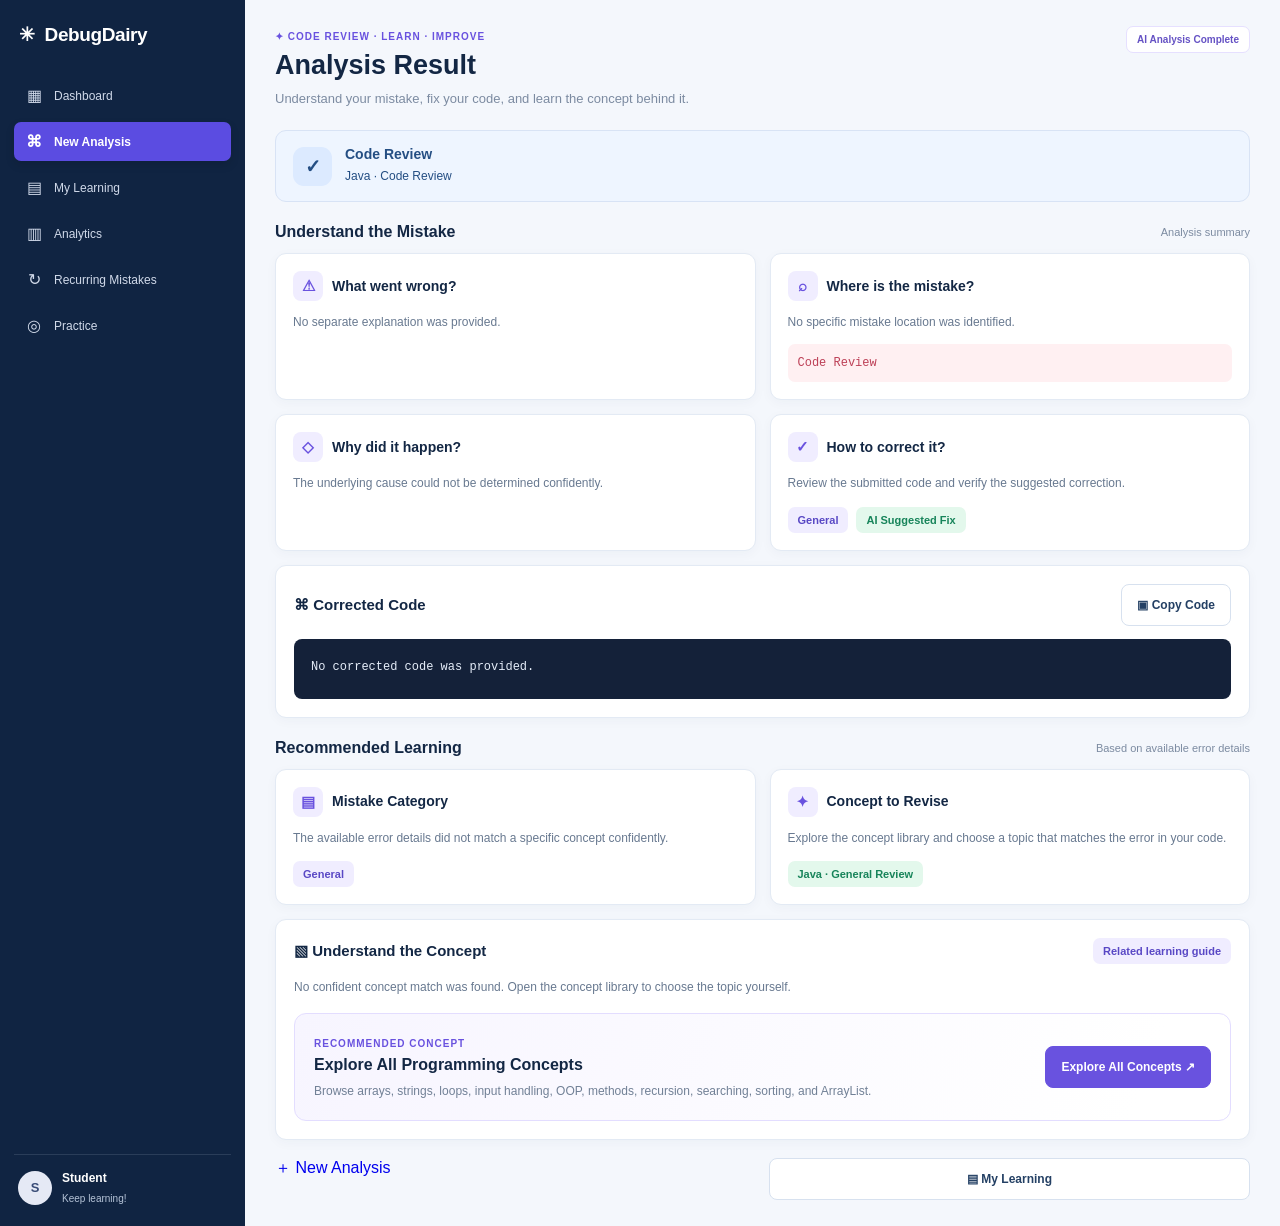
<file: frontend/analysis-result.html>
<!DOCTYPE html>
<html lang="en">
<head>
<meta charset="UTF-8">
<meta name="viewport" content="width=device-width, initial-scale=1.0">
<title>Analysis Result | DebugDairy</title>
<link rel="stylesheet" href="css/style.css">

<style>
:root {
    --navy: #132744;
    --purple: #6952df;
    --purple-light: #f0edff;
    --text: #263a57;
    --muted: #7c8ba1;
    --border: #e3eaf4;
    --bg: #f4f7fc;
    --green: #18875a;
    --red: #bd4057;
}

* { box-sizing: border-box; }

body {
    margin: 0;
    background: var(--bg);
    color: var(--text);
    font-family: Arial, Helvetica, sans-serif;
}

button, a { font: inherit; }

.app-layout {
    display: flex;
    align-items: stretch;
    width: 100%;
    min-height: 100vh;
    overflow-x: clip;
}

.app-layout > .sidebar {
    position: relative;
    inset: auto;
    flex: 0 0 245px;
    width: 245px;
    min-width: 245px;
    min-height: 100vh;
    height: auto;
    display: flex;
    flex-direction: column;
    overflow-y: auto;
}

.app-layout > .result-main {
    flex: 1 1 0;
    width: 0;
    min-width: 0;
    margin: 0;
    padding: 26px 30px;
    background: var(--bg);
}

.result-header {
    display: flex;
    justify-content: space-between;
    align-items: flex-start;
    gap: 16px;
    margin-bottom: 20px;
}

.header-label {
    display: inline-block;
    margin-bottom: 8px;
    color: var(--purple);
    font-size: 10px;
    font-weight: 800;
    letter-spacing: 1px;
}

.result-title {
    margin: 0 0 7px;
    color: var(--navy);
    font-size: 27px;
}

.result-subtitle {
    margin: 0;
    color: var(--muted);
    font-size: 13px;
    line-height: 1.7;
}

.demo-label {
    padding: 7px 10px;
    border: 1px solid #e6e0ff;
    border-radius: 7px;
    background: white;
    color: #6552c4;
    font-size: 10px;
    font-weight: 700;
}

.result-status {
    display: flex;
    align-items: center;
    gap: 13px;
    padding: 15px 17px;
    margin-bottom: 18px;
    border: 1px solid #d8e3f5;
    border-radius: 11px;
    background: #eef5ff;
    color: #244e83;
}

.status-icon {
    display: grid;
    place-items: center;
    flex: 0 0 39px;
    width: 39px;
    height: 39px;
    border-radius: 11px;
    background: #dceaff;
    font-size: 19px;
    font-weight: 800;
}

.status-copy { min-width: 0; }

.status-copy strong,
.status-copy small {
    display: block;
}

.status-copy strong {
    margin-bottom: 5px;
    font-size: 14px;
}

.status-copy small {
    font-size: 12px;
    line-height: 1.6;
    overflow-wrap: anywhere;
}

.result-section-title {
    display: flex;
    justify-content: space-between;
    align-items: center;
    gap: 12px;
    margin: 21px 0 12px;
}

.result-section-title h2 {
    margin: 0;
    color: var(--navy);
    font-size: 16px;
}

.section-caption {
    color: var(--muted);
    font-size: 11px;
}

.result-grid {
    display: grid;
    grid-template-columns: repeat(2, minmax(0, 1fr));
    gap: 14px;
    align-items: stretch;
}

.result-card {
    min-width: 0;
    padding: 17px;
    border: 1px solid var(--border);
    border-radius: 11px;
    background: white;
    box-shadow: 0 3px 12px rgba(20,45,80,.035);
}

.result-card h3 {
    display: flex;
    align-items: center;
    gap: 9px;
    margin: 0 0 11px;
    color: var(--navy);
    font-size: 14px;
    line-height: 1.5;
}

.card-icon {
    display: grid;
    place-items: center;
    flex: 0 0 30px;
    width: 30px;
    height: 30px;
    border-radius: 8px;
    background: var(--purple-light);
    color: var(--purple);
    font-size: 15px;
}

.result-card p {
    margin: 0;
    color: #687990;
    font-size: 12px;
    line-height: 1.8;
    overflow-wrap: anywhere;
}

.result-line {
    display: block;
    max-width: 100%;
    margin-top: 10px;
    padding: 9px 10px;
    border-radius: 7px;
    background: #fff0f2;
    color: var(--red);
    font: 12px/1.7 Consolas, monospace;
    white-space: pre-wrap;
    overflow-wrap: anywhere;
}

.result-line[hidden] { display: none !important; }

.category-row {
    display: flex;
    flex-wrap: wrap;
    gap: 8px;
    margin-top: 12px;
}

.result-tag {
    display: inline-flex;
    align-items: center;
    max-width: 100%;
    padding: 7px 10px;
    border-radius: 7px;
    background: var(--purple-light);
    color: #5948c5;
    font-size: 11px;
    font-weight: 700;
    overflow-wrap: anywhere;
}

.result-tag.green {
    background: #e3f8ec;
    color: #17845a;
}

.correct-code-card {
    min-width: 0;
    margin-top: 14px;
    padding: 18px;
    border: 1px solid var(--border);
    border-radius: 11px;
    background: white;
    box-shadow: 0 3px 12px rgba(20,45,80,.035);
}

.code-heading {
    display: flex;
    align-items: center;
    justify-content: space-between;
    flex-wrap: wrap;
    gap: 12px;
    margin-bottom: 13px;
}

.code-heading h3 {
    margin: 0;
    color: var(--navy);
    font-size: 15px;
}

.correct-code {
    max-width: 100%;
    min-height: 60px;
    margin: 0;
    padding: 17px;
    overflow: auto;
    border-radius: 8px;
    background: #142139;
    color: #e5edf9;
    font: 12px/1.85 Consolas, monospace;
    white-space: pre;
    tab-size: 4;
}

.related-concept {
    display: flex;
    align-items: center;
    justify-content: space-between;
    gap: 20px;
    padding: 19px;
    margin-top: 14px;
    border: 1px solid #e3ddff;
    border-radius: 12px;
    background: linear-gradient(110deg, #f7f5ff, #fff 90%);
}

.concept-info { min-width: 0; }

.concept-label {
    display: inline-block;
    margin-bottom: 7px;
    color: var(--purple);
    font-size: 10px;
    font-weight: 800;
    letter-spacing: 1px;
}

.related-concept h3 {
    margin: 0 0 7px;
    color: var(--navy);
    font-size: 16px;
}

.related-concept p {
    margin: 0;
    color: #718096;
    font-size: 12px;
    line-height: 1.7;
}

.concept-button,
.result-button {
    display: inline-flex;
    align-items: center;
    justify-content: center;
    gap: 8px;
    min-height: 42px;
    padding: 11px 15px;
    border: 1px solid var(--purple);
    border-radius: 8px;
    background: var(--purple);
    color: white;
    font-size: 12px;
    font-weight: 700;
    text-align: center;
    text-decoration: none;
    cursor: pointer;
    transition: .2s ease;
}

.concept-button {
    flex-shrink: 0;
}

.concept-button:hover,
.result-button:hover {
    background: #5140c4;
    border-color: #5140c4;
}

.result-button.secondary {
    border-color: #d7e1ef;
    background: white;
    color: #244064;
}

.result-button.secondary:hover {
    background: #f0f4fb;
    border-color: #b9c9df;
}

.result-actions {
    display: grid;
    grid-template-columns: 1fr 1fr;
    gap: 13px;
    margin-top: 18px;
}

.result-notice {
    display: none;
    margin-top: 14px;
    padding: 12px 14px;
    border: 1px solid #d7e8f7;
    border-radius: 8px;
    background: #eef5ff;
    color: #244e83;
    font-size: 12px;
    line-height: 1.7;
}

.result-notice.visible { display: block; }

.sidebar-user {
    position: static !important;
    display: flex !important;
    align-items: center;
    gap: 10px;
    flex-shrink: 0;
    margin-top: auto;
    padding: 17px 4px 8px;
    border-top: 1px solid rgba(255,255,255,.15);
}

.user-avatar {
    display: grid;
    place-items: center;
    flex: 0 0 34px;
    width: 34px;
    height: 34px;
    border-radius: 50%;
}

.sidebar-user strong,
.sidebar-user small {
    display: block;
    line-height: 1.5;
}

.sidebar-user strong { color: white; font-size: 12px; }
.sidebar-user small { color: #b9c9df; font-size: 10px; }

@media (max-width: 1000px) {
    .app-layout > .sidebar {
        flex-basis: 220px;
        width: 220px;
        min-width: 220px;
    }

    .app-layout > .result-main { padding: 22px 18px; }
}

@media (max-width: 760px) {
    .app-layout { flex-direction: column; }

    .app-layout > .sidebar {
        flex: 0 0 auto;
        width: 100%;
        min-width: 0;
        min-height: auto;
    }

    .app-layout > .result-main {
        width: 100%;
        min-width: 0;
        padding: 20px 15px;
    }

    .sidebar-user { margin-top: 15px; }
    .result-grid { grid-template-columns: 1fr; }
}

@media (max-width: 520px) {
    .result-header { flex-direction: column; }
    .result-title { font-size: 24px; }
    .result-actions { grid-template-columns: 1fr; }

    .related-concept {
        align-items: flex-start;
        flex-direction: column;
    }

    .concept-button { width: 100%; }
}
</style>
<link rel="stylesheet" href="css/style.css">
</head>

<body class="app-body">
<div class="app-layout">

    <aside class="sidebar">
        <div class="sidebar-brand">
            <span class="brand-icon">✳</span>
            <span>DebugDairy</span>
        </div>

        <nav class="sidebar-nav">
            <a class="nav-link" href="dashboard.html"><span>▦</span> Dashboard</a>
            <a class="nav-link active" href="new-analysis.html"><span>⌘</span> New Analysis</a>
            <a class="nav-link" href="my-learning.html"><span>▤</span> My Learning</a>
            <a class="nav-link" href="analytics.html"><span>▥</span> Analytics</a>
            <a class="nav-link" href="recurring-mistakes.html"><span>↻</span> Recurring Mistakes</a>
            <a class="nav-link" href="practice.html"><span>◎</span> Practice</a>
        </nav>

        <div class="sidebar-user">
            <div class="user-avatar">S</div>
            <div>
                <strong>Student</strong>
                <small>Keep learning!</small>
            </div>
        </div>
    </aside>

    <main class="result-main">

        <header class="result-header">
            <div>
                <div class="header-label">✦ CODE REVIEW · LEARN · IMPROVE</div>
                <h1 class="result-title">Analysis Result</h1>
                <p class="result-subtitle">
                    Understand your mistake, fix your code, and learn the concept behind it.
                </p>
            </div>
            <span class="demo-label" id="resultMode">Sample result</span>
        </header>

        <section class="result-status" id="resultBanner" aria-live="polite">
            <div class="status-icon" id="resultIcon">✦</div>
            <div class="status-copy">
                <strong id="errorTitle">Sample analysis result</strong>
                <small id="errorType">Java · Array boundary example</small>
            </div>
        </section>

        <div class="result-section-title">
            <h2>Understand the Mistake</h2>
            <span class="section-caption">Analysis summary</span>
        </div>

        <div class="result-grid">
            <section class="result-card">
                <h3><span class="card-icon">⚠</span> What went wrong?</h3>
                <p id="whatWentWrong">
                    The loop condition allows the index to reach the array length,
                    which is not a valid array index.
                </p>
            </section>

            <section class="result-card">
                <h3><span class="card-icon">⌕</span> Where is the mistake?</h3>
                <p id="whereMistake">
                    The loop condition should stop before the index reaches the array length.
                </p>
                <code class="result-line" id="mistakeLine">i &lt;= arr.length</code>
            </section>

            <section class="result-card">
                <h3><span class="card-icon">◇</span> Why did it happen?</h3>
                <p id="whyHappened">
                    Java arrays use zero-based indexing. An array of length 3 has
                    valid indexes 0, 1, and 2.
                </p>
            </section>

            <section class="result-card">
                <h3><span class="card-icon">✓</span> How to correct it?</h3>
                <p id="howToCorrect">
                    Change the loop condition to i &lt; arr.length so the loop
                    stays within valid array indexes.
                </p>
                <div class="category-row">
                    <span class="result-tag" id="mistakeCategory">Logic / Boundary Error</span>
                    <span class="result-tag green" id="severityTag">Review Recommended</span>
                </div>
            </section>
        </div>

        <section class="correct-code-card">
            <div class="code-heading">
                <h3>⌘ Corrected Code</h3>
                <button type="button" id="copyCodeButton" class="result-button secondary">
                    ▣ Copy Code
                </button>
            </div>
            <pre class="correct-code"><code id="correctedCode">int[] arr = {10, 20, 30};

for (int i = 0; i < arr.length; i++) {
    System.out.println(arr[i]);
}</code></pre>
        </section>

        <div class="result-section-title">
            <h2>Recommended Learning</h2>
            <span class="section-caption">Based on available error details</span>
        </div>

        <div class="result-grid">
            <section class="result-card">
                <h3><span class="card-icon">▤</span> Mistake Category</h3>
                <p id="categoryDescription">
                    Boundary and indexing mistakes happen when code accesses
                    a position outside the valid range.
                </p>
                <div class="category-row">
                    <span class="result-tag" id="categoryTag">Array / Loop</span>
                </div>
            </section>

            <section class="result-card">
                <h3><span class="card-icon">✦</span> Concept to Revise</h3>
                <p id="conceptSummary">
                    Review array indexing and loop boundaries to understand
                    why the error occurs and how to prevent it.
                </p>
                <div class="category-row">
                    <span class="result-tag green" id="conceptTag">Java · Arrays</span>
                </div>
            </section>
        </div>

        <section class="correct-code-card" id="relatedConceptCard">
            <div class="code-heading">
                <h3>▧ Understand the Concept</h3>
                <span class="result-tag">Related learning guide</span>
            </div>

            <p id="conceptReason" style="margin:0 0 12px;color:#687990;font-size:12px;line-height:1.8;">
                Learn the concept behind this error and understand how to prevent it.
            </p>

            <div class="related-concept">
                <div class="concept-info">
                    <span class="concept-label">RECOMMENDED CONCEPT</span>
                    <h3 id="conceptTitle">Array Indexing</h3>
                    <p id="conceptDescription">
                        Understand zero-based indexes, array boundaries, and safe loop conditions.
                    </p>
                </div>

                <a id="conceptLink"
                   href="concept-popup.html"
                   class="concept-button">
                    Explore Concepts <span aria-hidden="true">↗</span>
                </a>
            </div>
        </section>

        <div class="result-actions">
<a href="./new-analysis.html" class="new-analysis-btn">
    <span>＋</span> New Analysis
</a>
            <a class="result-button secondary" href="my-learning.html">▤ My Learning</a>
        </div>

        <div class="result-notice" id="resultNotice" role="status" aria-live="polite"></div>

    </main>
</div>

<script>
const $ = id => document.getElementById(id);

function showNotice(message) {
    const notice = $("resultNotice");
    notice.textContent = message;
    notice.classList.add("visible");
}
function getStoredAnalysis() {
    const keys = [
        "debugDairyAnalysis",
        "analysisResult",
        "analysisData"
    ];

    for (const key of keys) {
        try {
            const raw = sessionStorage.getItem(key);

            if (!raw) {
                continue;
            }

            const data = JSON.parse(raw);

            if (
                data &&
                typeof data === "object" &&
                !Array.isArray(data) &&
                (
                    data.id ||
                    data.issueTitle ||
                    data.whatWentWrong ||
                    data.originalCode ||
                    data.submittedCode
                )
            ) {
                return data;
            }
        } catch (error) {
            console.warn(
                "Unable to read stored analysis:",
                error
            );
        }
    }

    return null;
}

/*
  More specific concepts come first to reduce keyword collisions.
  Keyword matching provides a suggestion, not a guaranteed diagnosis.
*/

const conceptRules = [
    {
        id: "strings",
        title: "String Handling",
        topic: "Strings",
        category: "String Error",
        description: "Learn string comparison, character access, immutability, and common string methods.",
        keywords: [
            "stringindexoutofboundsexception",
            "charat(",
            "string.length",
            "string comparison",
            "string handling",
            "equals("
        ]
    },
    {
        id: "input",
        title: "Input Handling",
        topic: "Input",
        category: "Input Error",
        description: "Learn how to read, validate, and handle user input safely.",
        keywords: [
            "inputmismatchexception",
            "nosuchelementexception",
            "numberformatexception",
            "scanner",
            "nextint(",
            "invalid input",
            "input handling"
        ]
    },
    {
        id: "collections",
        title: "ArrayList",
        topic: "Collections",
        category: "Collection Error",
        description: "Understand ArrayList operations, indexes, iteration, and collection methods.",
        keywords: [
            "concurrentmodificationexception",
            "arraylist",
            "collections",
            "list.add(",
            "list.remove(",
            "array list"
        ]
    },
    {
        id: "recursion",
        title: "Recursion",
        topic: "Recursion",
        category: "Recursion Error",
        description: "Learn recursive calls, base cases, and how recursion terminates.",
        keywords: [
            "stackoverflowerror",
            "stack overflow",
            "base case",
            "recursive call",
            "recursion"
        ]
    },
    {
        id: "oop",
        title: "Object-Oriented Programming",
        topic: "OOP",
        category: "OOP / Type Error",
        description: "Review classes, objects, inheritance, abstraction, interfaces, and polymorphism.",
        keywords: [
            "abstract",
            "interface",
            "cannot be instantiated",
            "classcastexception",
            "inheritance",
            "polymorphism",
            "method does not override",
            "oop"
        ]
    },
    {
        id: "methods",
        title: "Methods",
        topic: "Methods",
        category: "Method Error",
        description: "Understand method declarations, parameters, return values, and method calls.",
        keywords: [
            "missing return statement",
            "method signature",
            "non-static",
            "return type",
            "method call",
            "wrong number of arguments",
            "methods"
        ]
    },
    {
        id: "sorting",
        title: "Bubble Sort",
        topic: "Sorting",
        category: "Sorting Logic",
        description: "Learn adjacent comparisons, swapping, and sorting passes.",
        keywords: [
            "bubble sort",
            "sorting",
            "sort order",
            "arr[j] > arr[j + 1]"
        ]
    },
    {
        id: "searching",
        title: "Linear Search",
        topic: "Searching",
        category: "Searching Logic",
        description: "Learn to search an array one element at a time and handle a missing target.",
        keywords: [
            "linear search",
            "element not found",
            "searching",
            "target not found"
        ]
    },
    {
        id: "loops",
        title: "Loop Boundaries",
        topic: "Loops",
        category: "Loop Logic",
        description: "Understand loop conditions, iteration counts, and off-by-one errors.",
        keywords: [
            "infinite loop",
            "loop condition",
            "loop boundary",
            "off-by-one",
            "off by one",
            "loop boundaries",
            "i <= arr.length",
            "i<=arr.length"
        ]
    },
    {
        id: "array",
        title: "Array Indexing",
        topic: "Arrays",
        category: "Array / Boundary Error",
        description: "Understand zero-based indexes, valid array boundaries, and safe array traversal.",
        keywords: [
            "arrayindexoutofboundsexception",
            "index out of bounds",
            "array indexing",
            "array index",
            "arr.length",
            "array"
        ]
    },
    {
        id: "exceptions",
        title: "Exception Handling",
        topic: "Exception Handling",
        category: "Runtime Error",
        description: "Learn how to handle runtime errors, prevent division by zero, and use try-catch blocks safely.",
        keywords: [
            "arithmeticexception",
            "division by zero",
            "divide by zero",
            "exception handling",
            "try-catch",
            "try catch",
            "safe division"
        ]
    }
];


function findConcept(analysis) {
        // Prioritize the data structure explicitly used in the submitted code.
    const submittedCode = String(
        analysis.originalCode || analysis.submittedCode || ""
    );

    if (/\bHashMap\s*</i.test(submittedCode) ||
        /\bHashMap\s+\w+\s*=/.test(submittedCode)) {
        return {
            id: "HashMap",
            title: "HashMap",
            topic: "Collections",
            category: "HashMap / Collections",
            description: "Learn HashMap key-value pairs, put(), get(), remove(), and size()."
        };
    }
    // Get the concept recommended by the AI.
    const recommendedConcept = String(
        analysis.conceptToRevise || ""
    ).trim().toLowerCase();

    // Match the AI recommendation against existing learning guides.
    const normalize = (value) =>
        String(value || "")
            .toLowerCase()
            .replace(/[^a-z0-9]/g, "");

    const match = conceptRules.find(rule => {
        const id = normalize(rule.id);
        const title = normalize(rule.title);
        const topic = normalize(rule.topic);
        const recommendation = normalize(recommendedConcept);

        return recommendation && (
            recommendation === id ||
            recommendation === title ||
            recommendation === topic ||
            recommendation.includes(title) ||
            title.includes(recommendation) ||
            recommendation.includes(topic) ||
            recommendation.includes(id)
        );
    });

    // Return a guide only when it matches the AI recommendation.
    return match || null;
}




function setText(id, value) {
    const element = $(id);
    if (element && value !== undefined && value !== null &&
        String(value).trim() !== "") {
        element.textContent = String(value);
    }
}

function setOptionalText(id, value) {
    const element = $(id);
    if (element && value !== undefined && value !== null &&
        String(value).trim() !== "") {
        element.textContent = String(value);
        return true;
    }
    return false;
}

function renderConcept(analysis) {
    const match = findConcept(analysis);
    const aiConcept = analysis.conceptToRevise || "";
    const language = analysis.language || "Programming";

    if (match) {
        setText("conceptTitle", match.title);
        setText("conceptDescription", match.description);
        setText("conceptTag", `${language} · ${match.topic}`);
        setText("mistakeCategory", analysis.category || match.category);
        setText("categoryTag", match.topic);
        setText(
            "categoryDescription",
            `This issue may be related to ${match.title}. Confirm the cause using the original code and complete error message.`
        );
        setText(
            "conceptSummary",
            `Review ${match.title} to understand the concept and prevent similar mistakes.`
        );
        setText(
            "conceptReason",
            "Recommended by AI based on the submitted code. A dedicated guide may not be available yet."
        );

      $("conceptLink").href =
    `concept-popup.html?concept=${encodeURIComponent(match.id)}`;

        $("conceptLink").textContent = "Learn Concept ↗";
        $("conceptLink").setAttribute(
            "aria-label",
            `Learn about ${match.title}`
        );
    } else {
        setText(
    "conceptTitle",
    aiConcept ? `Recommended: ${aiConcept}` : "Explore All Programming Concepts"
);
        setText(
            "conceptDescription",
            "Browse arrays, strings, loops, input handling, OOP, methods, recursion, searching, sorting, and ArrayList."
        );
        setText("conceptTag", `${language} · General Review`);
        setText("mistakeCategory", analysis.category || "Needs Review");
        setText("categoryTag", "General");
        setText(
            "categoryDescription",
            "The available error details did not match a specific concept confidently."
        );
        setText(
            "conceptSummary",
            aiConcept
    ? `Learn about ${aiConcept} using the explanation above. A dedicated guide may not be available yet.`
    : "Explore the concept library and choose a topic that matches the error in your code."
        );
        setText(
            "conceptReason",
            "No confident concept match was found. Open the concept library to choose the topic yourself."
        );

        // Open the concept library without falsely labelling Array as the match.
        $("conceptLink").href = "concept-popup.html";
        $("conceptLink").textContent = "Explore All Concepts ↗";
        $("conceptLink").setAttribute(
            "aria-label",
            "Explore all programming concepts"
        );
    }
}



function renderAnalysis(analysis) {
    const language = analysis.language || "Java";

    const originalCode =
        analysis.originalCode || analysis.submittedCode || "";

    const issueTitle =
        analysis.issueTitle ||
        analysis.errorTitle ||
        analysis.errorType ||
        "Code Review";

    const hasAnalysis = Boolean(
        analysis.id ||
        analysis.issueTitle ||
        analysis.whatWentWrong ||
        originalCode
    );

    setText(
        "resultMode",
        hasAnalysis ? "AI Analysis Complete" : "Sample Result"
    );

    setText("errorTitle", issueTitle);

    setText(
        "errorType",
        `${language} · ${analysis.category || "Code Review"}`
    );

    // Each section uses its own AI-generated field.
    setText(
        "whatWentWrong",
        analysis.whatWentWrong ||
        "No separate explanation was provided."
    );

    setText(
        "whereMistake",
        analysis.whereIsTheMistake ||
        "No specific mistake location was identified."
    );

    setText(
        "whyHappened",
        analysis.whyItHappened ||
        "The underlying cause could not be determined confidently."
    );

    setText(
        "howToCorrect",
        analysis.howToCorrectIt ||
        "Review the submitted code and verify the suggested correction."
    );

    const correctedCode =
        analysis.correctedCode || analysis.fixedCode || "";

    $("correctedCode").textContent =
        correctedCode || "No corrected code was provided.";

    $("mistakeLine").textContent =
        analysis.whereIsTheMistake || issueTitle;

    $("mistakeLine").hidden = !hasAnalysis;

    $("resultBanner").className = "result-status";
    $("resultIcon").textContent = "✓";

    setText(
        "severityTag",
        analysis.howToCorrectIt?.trim().toLowerCase().startsWith("no correction needed")
    ? "No Fix Needed"
    : hasAnalysis
        ? "AI Suggested Fix"
        : "Sample"
    );

    renderConcept({
        ...analysis,
        language,
        errorTitle: issueTitle,
        errorMessage: [
            analysis.whatWentWrong,
            analysis.whereIsTheMistake,
            analysis.whyItHappened
        ].filter(Boolean).join(" "),
        originalCode,
        category: analysis.category || "General"
    });
}

$("copyCodeButton").addEventListener("click", async () => {
    const code = $("correctedCode").textContent;

    try {
        await navigator.clipboard.writeText(code);
        showNotice("Corrected code copied successfully.");
    } catch (error) {
        const textArea = document.createElement("textarea");
        textArea.value = code;
        textArea.style.position = "fixed";
        textArea.style.opacity = "0";
        document.body.appendChild(textArea);
        textArea.select();

        let copied = false;

        try {
            copied = document.execCommand("copy");
        } catch (copyError) {
            copied = false;
        }

        textArea.remove();

        showNotice(
            copied
                ? "Corrected code copied successfully."
                : "Copy unavailable. Select the code and press Ctrl+C."
        );
    }
});

const params = new URLSearchParams(window.location.search);
const storedAnalysis = getStoredAnalysis() || {};
const analysis = {
    ...storedAnalysis,

    id: storedAnalysis.id,

    language:
        params.get("language") ||
        storedAnalysis.language ||
        sessionStorage.getItem("debugDairyLanguage") ||
        "Java",

    issueTitle:
        storedAnalysis.issueTitle ||
        storedAnalysis.errorTitle ||
        "Code Review",

    errorTitle:
        params.get("errorTitle") ||
        storedAnalysis.errorTitle ||
        storedAnalysis.issueTitle ||
        "",

    conceptToRevise:
        storedAnalysis.conceptToRevise || "",

    whatWentWrong:
        storedAnalysis.whatWentWrong || "",

    whereIsTheMistake:
        storedAnalysis.whereIsTheMistake || "",

    whyItHappened:
        storedAnalysis.whyItHappened || "",

    howToCorrectIt:
        storedAnalysis.howToCorrectIt || "",

    errorMessage:
        params.get("errorMessage") ||
        params.get("error") ||
        storedAnalysis.errorMessage ||
        storedAnalysis.error ||
        storedAnalysis.whatWentWrong ||
        "",

    originalCode:
        params.get("originalCode") ||
        params.get("code") ||
        storedAnalysis.originalCode ||
        storedAnalysis.submittedCode ||
        sessionStorage.getItem("debugDairyCode") ||
        "",

    correctedCode:
        params.get("correctedCode") ||
        storedAnalysis.correctedCode ||
        storedAnalysis.fixedCode ||
        ""
};

renderAnalysis(analysis);
</script>
</body>
</html>
</file>
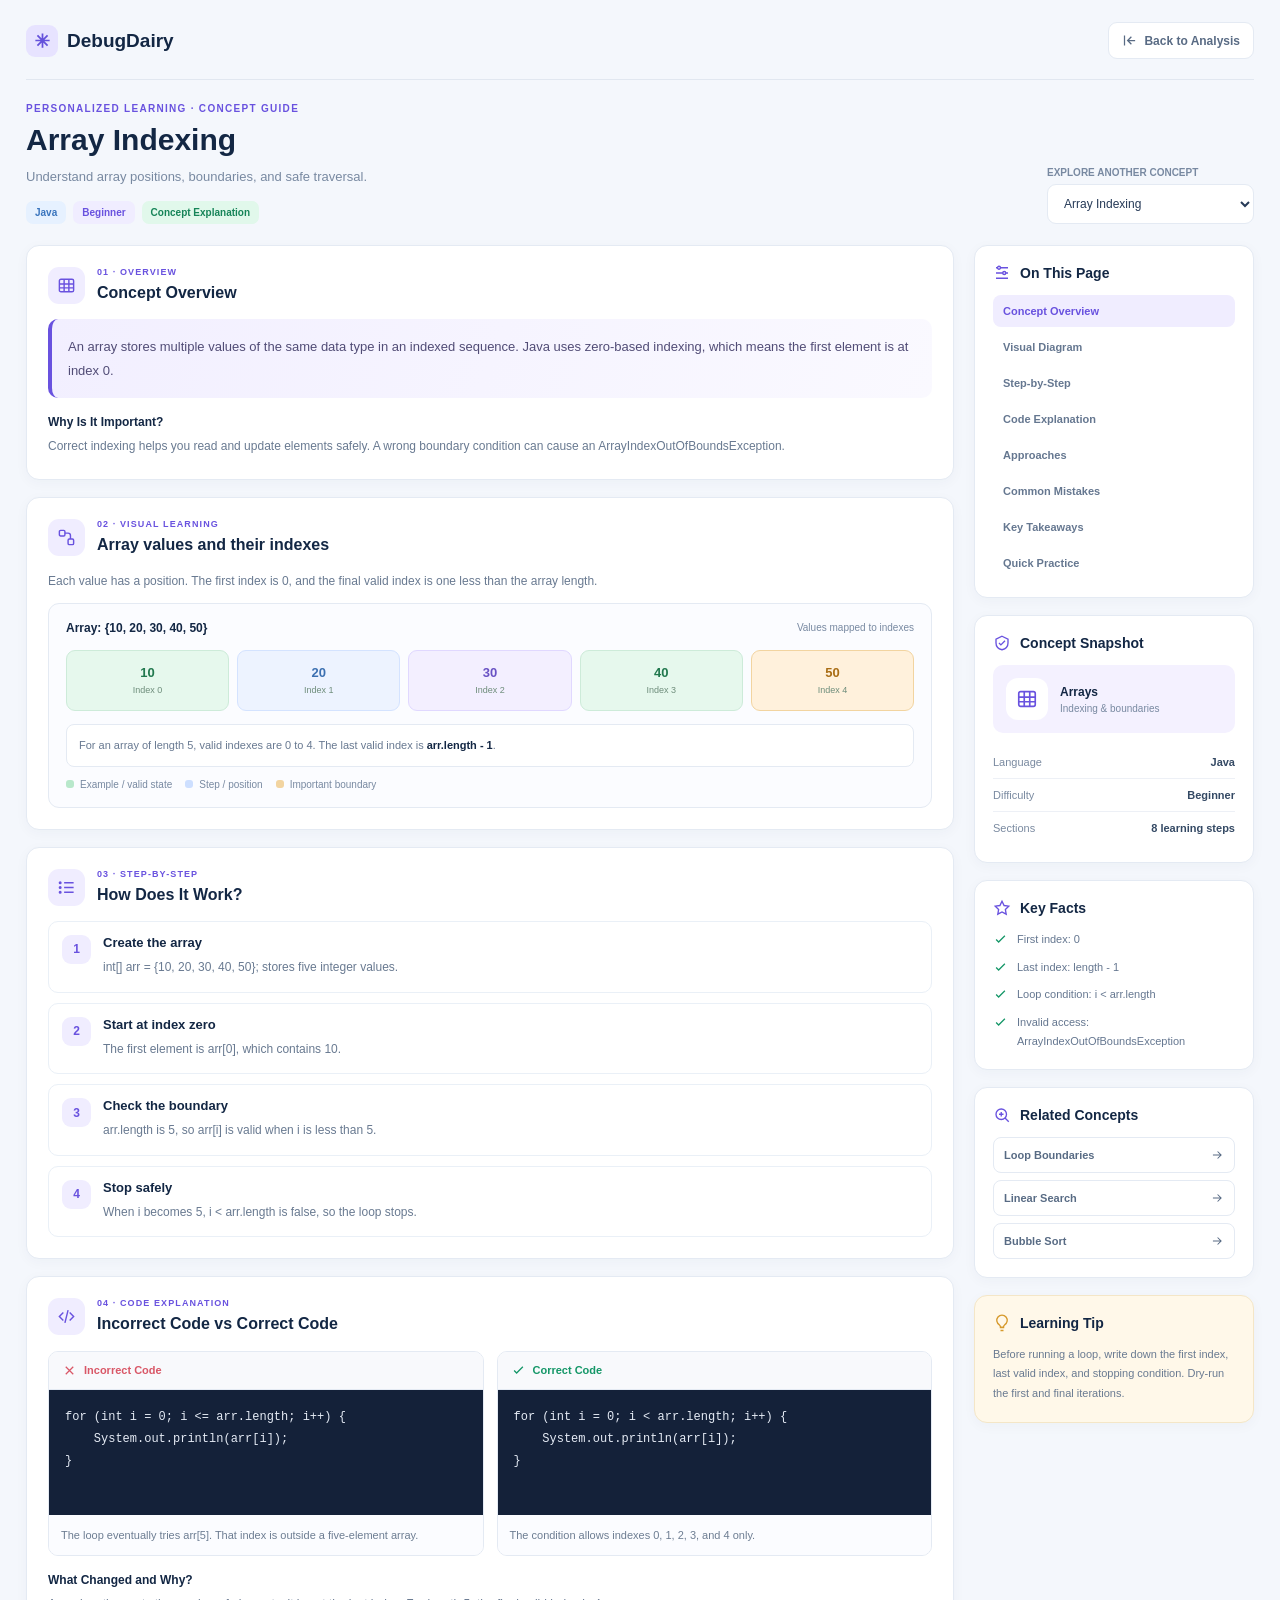
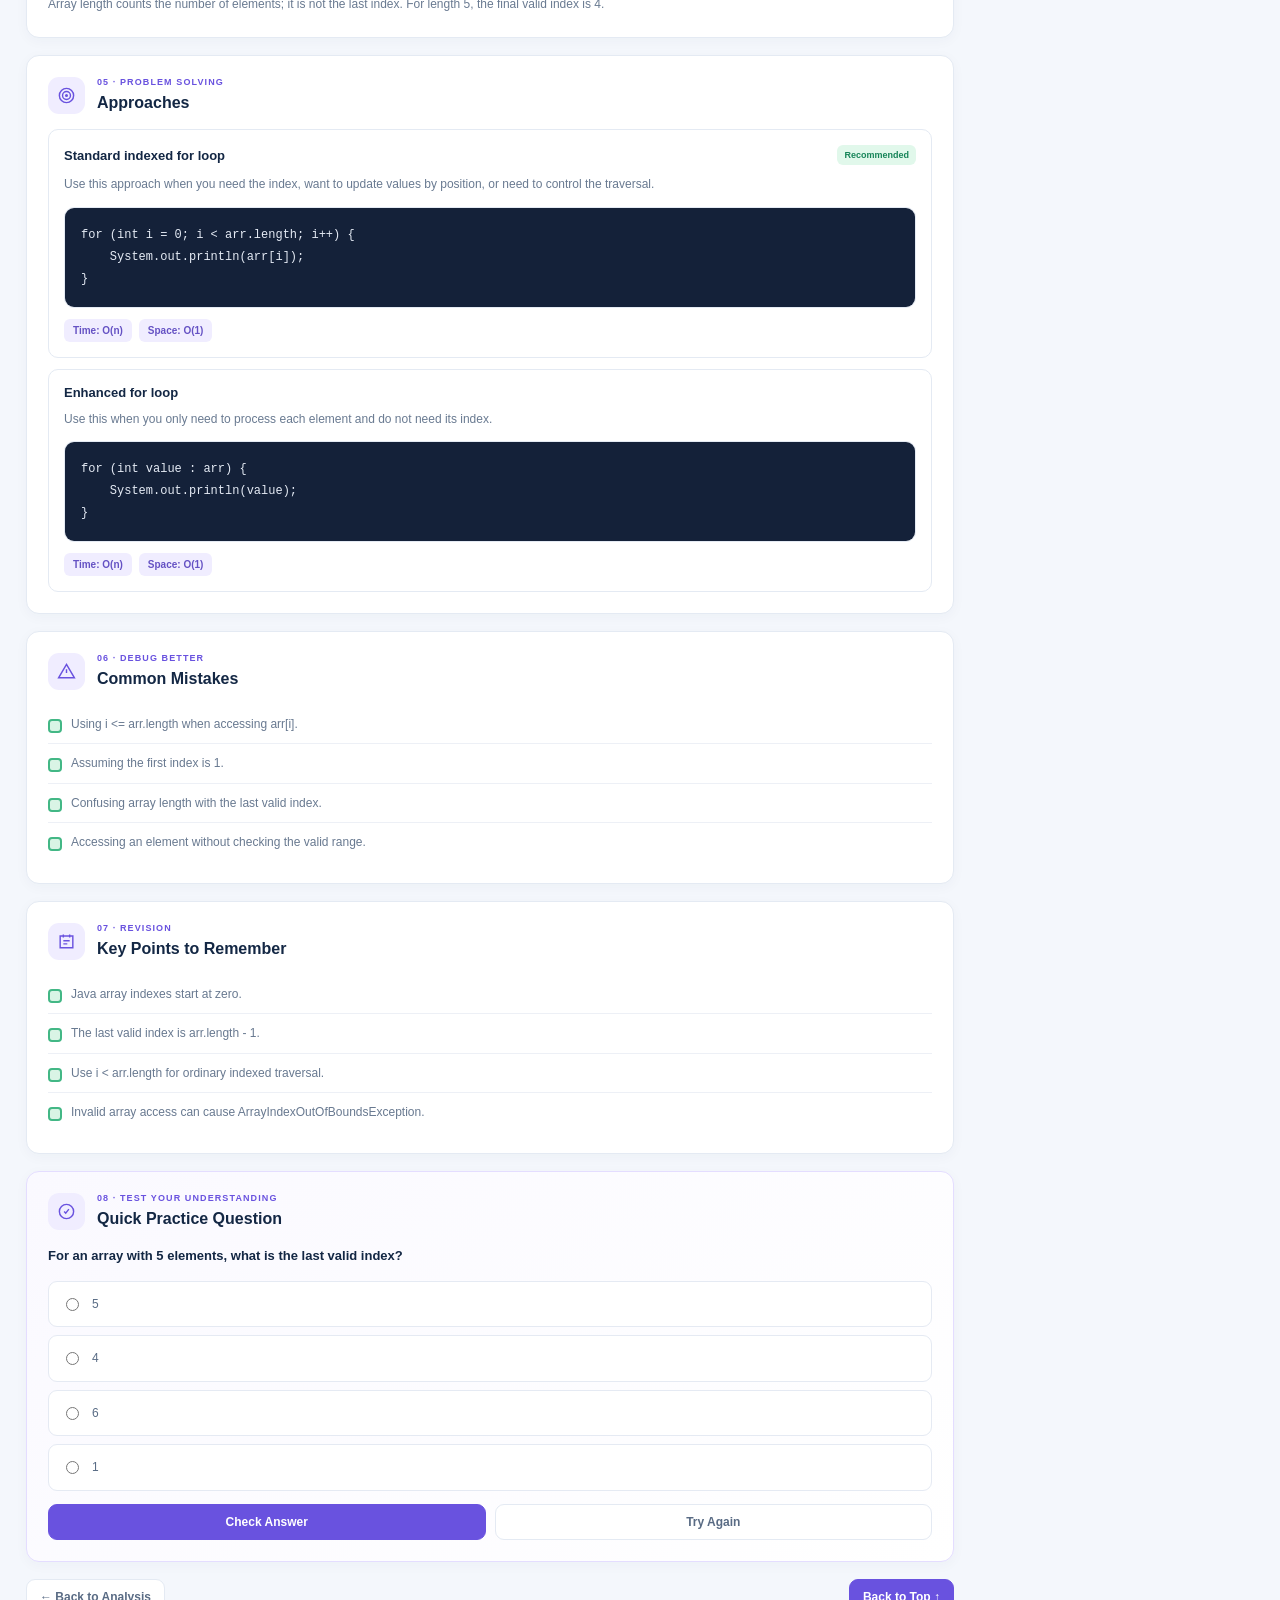
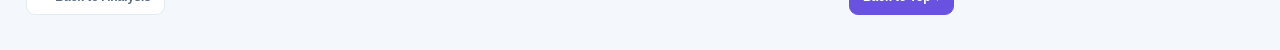
<file: frontend/concept-popup.html>
<!DOCTYPE html>
<html lang="en">
<head>
<meta charset="UTF-8">
<meta name="viewport" content="width=device-width, initial-scale=1.0">
<title>Concept Guide | DebugDairy</title>

<style>
:root {
    --navy:#132744;
    --purple:#6952df;
    --purple-dark:#5540c4;
    --purple-light:#f0edff;
    --text:#263a57;
    --muted:#7889a1;
    --border:#e4eaf3;
    --bg:#f4f7fc;
    --green:#159768;
    --red:#d95767;
    --orange:#df9630;
    --blue:#4381cf;
}
* { box-sizing:border-box; }
body {
    margin:0;
    font-family:Inter,Arial,Helvetica,sans-serif;
    color:var(--text);
    background:var(--bg);
}
button,input,select { font:inherit; }
button,a,select { -webkit-tap-highlight-color:transparent; }
button { cursor:pointer; }
a { color:inherit; }
.page { width:100%; padding:22px 26px 35px; }
.topbar {
    display:flex; align-items:center; justify-content:space-between;
    gap:16px; margin-bottom:23px;
}
.brand {
    display:flex; align-items:center; gap:9px;
    font-size:19px; font-weight:850; color:var(--navy);
}
.brand-mark {
    display:grid; place-items:center; width:30px; height:30px;
    color:white; background:var(--purple); border-radius:9px;
}
.brand-mark svg { width:19px; height:19px; }
.top-actions { display:flex; align-items:center; gap:9px; }
.btn {
    display:inline-flex; align-items:center; justify-content:center;
    gap:7px; border:1px solid var(--border); border-radius:9px;
    padding:10px 13px; background:white; color:#596b84;
    text-decoration:none; font-size:12px; font-weight:750;
    transition:.18s ease;
}
.btn:hover { border-color:#b9adff; color:var(--purple); }
.btn-primary { color:white; background:var(--purple); border-color:var(--purple); }
.btn-primary:hover { background:var(--purple-dark); color:white; }
.btn svg { width:15px; height:15px; }

.heading-row {
    display:flex; align-items:flex-end; justify-content:space-between;
    gap:18px; margin-bottom:21px;
}
.eyebrow {
    color:var(--purple); font-size:10px; font-weight:850;
    letter-spacing:1.3px; text-transform:uppercase;
}
h1 { color:var(--navy); font-size:30px; line-height:1.2; margin:8px 0; }
.subtitle { font-size:13px; color:var(--muted); line-height:1.7; margin:0; }
.heading-pills { display:flex; gap:7px; flex-wrap:wrap; margin-top:13px; }
.pill {
    display:inline-flex; align-items:center; gap:5px;
    padding:6px 9px; border-radius:7px;
    background:var(--purple-light); color:var(--purple);
    font-size:10px; font-weight:800;
}
.pill.green { background:#e1f8eb; color:#168458; }
.pill.blue { background:#e6f1ff; color:#3974bd; }
.pill.orange { background:#fff1d9; color:#a86d13; }

.selector-wrap { min-width:205px; }
.selector-wrap label {
    display:block; margin-bottom:6px; font-size:10px;
    color:var(--muted); font-weight:800;
}
select {
    width:100%; min-width:0; border:1px solid var(--border);
    background:white; color:var(--text); border-radius:9px;
    padding:11px 12px; outline:none; font-size:12px;
}
select:focus,input:focus { border-color:#a89aff; box-shadow:0 0 0 3px #f0edff; }

.layout {
    display:grid;
    grid-template-columns:minmax(0,1fr) 280px;
    gap:20px; align-items:start;
}
.main-column,.side-column { display:flex; flex-direction:column; gap:17px; min-width:0; }
.card {
    background:white; border:1px solid var(--border);
    border-radius:13px; padding:21px; min-width:0;
    box-shadow:0 3px 13px rgba(26,47,79,.035);
}
.card-head {
    display:flex; align-items:flex-start; gap:12px; margin-bottom:15px;
}
.section-icon {
    display:grid; place-items:center; flex-shrink:0;
    width:37px; height:37px; border-radius:11px;
    background:var(--purple-light); color:var(--purple);
}
.section-icon svg { width:19px; height:19px; }
.section-label {
    color:var(--purple); font-size:9px; font-weight:850;
    letter-spacing:1.1px; text-transform:uppercase; margin-bottom:5px;
}
h2 { color:var(--navy); font-size:16px; margin:0; line-height:1.4; }
h3 { color:var(--navy); font-size:13px; margin:0 0 7px; }
p { font-size:12px; line-height:1.8; color:#697a91; margin:0 0 10px; }
p:last-child { margin-bottom:0; }
.definition {
    padding:16px; border-radius:10px;
    background:linear-gradient(110deg,#f2efff,#faf9ff);
    border-left:4px solid var(--purple);
}
.definition p { color:#514c76; font-size:13px; }
.subsection { margin-top:17px; }
.subsection-title { font-size:12px; font-weight:850; color:var(--navy); margin-bottom:7px; }

.diagram {
    padding:17px; border:1px solid var(--border);
    border-radius:11px; background:#fbfcff;
}
.diagram-top {
    display:flex; align-items:center; justify-content:space-between;
    gap:10px; margin-bottom:15px;
}
.diagram-top strong { font-size:12px; color:var(--navy); }
.diagram-top span { font-size:10px; color:var(--muted); }
.visual-grid {
    display:grid; grid-template-columns:repeat(5,minmax(0,1fr)); gap:8px;
}
.visual-cell {
    min-width:0; min-height:61px; display:flex; flex-direction:column;
    align-items:center; justify-content:center; gap:5px;
    border:1px solid #cdebd9; background:#e6f8ed;
    border-radius:9px; text-align:center; padding:7px 4px;
}
.visual-cell strong { color:#21784e; font-size:13px; overflow-wrap:anywhere; }
.visual-cell small { color:#6e8d7b; font-size:9px; }
.visual-cell:nth-child(3n+2) { background:#edf3ff; border-color:#d4e3ff; }
.visual-cell:nth-child(3n+2) strong { color:#3c70b1; }
.visual-cell:nth-child(3n) { background:#f3efff; border-color:#e0d8ff; }
.visual-cell:nth-child(3n) strong { color:#6952c4; }
.visual-cell.highlight { background:#fff1dc; border-color:#f2d4a0; }
.visual-cell.highlight strong { color:#a96d15; }
.diagram-caption {
    margin-top:13px; padding:11px 12px; background:white;
    border:1px solid var(--border); border-radius:8px;
    color:#687991; font-size:11px; line-height:1.7;
}
.diagram-caption strong { color:var(--navy); }
.diagram-legend { display:flex; gap:13px; flex-wrap:wrap; margin-top:12px; }
.legend-item { display:flex; align-items:center; gap:6px; color:var(--muted); font-size:10px; }
.legend-dot { width:8px; height:8px; border-radius:3px; background:#b8e8cb; }
.legend-dot.blue { background:#cddfff; }
.legend-dot.orange { background:#f2d4a0; }

.step-list { display:flex; flex-direction:column; gap:10px; }
.step {
    display:flex; gap:12px; align-items:flex-start;
    padding:13px; border:1px solid #eaf0f7; border-radius:10px;
    background:#fff;
}
.step-number {
    display:grid; place-items:center; flex-shrink:0;
    width:29px; height:29px; border-radius:9px;
    color:var(--purple); background:var(--purple-light);
    font-size:12px; font-weight:850;
}
.step p { margin:0; }

.code-grid { display:grid; grid-template-columns:repeat(2,minmax(0,1fr)); gap:13px; }
.code-panel { min-width:0; overflow:hidden; border:1px solid var(--border); border-radius:10px; }
.code-heading {
    display:flex; align-items:center; gap:7px; padding:11px 13px;
    font-size:11px; font-weight:850; background:#f8f9fc;
    border-bottom:1px solid var(--border);
}
.code-heading svg { width:15px; height:15px; }
.code-heading.bad { color:var(--red); }
.code-heading.good { color:var(--green); }
pre {
    margin:0; padding:16px; min-height:125px;
    overflow:auto; background:#142139; color:#e5ebf5;
    font:12px/1.85 Consolas,Monaco,monospace;
    tab-size:4; white-space:pre;
}
.code-note {
    padding:11px 12px; background:#fbfcff;
    font-size:11px; line-height:1.7; color:#6d7d92;
}
.code-note strong { color:var(--navy); }

.approach {
    border:1px solid var(--border); border-radius:10px;
    padding:15px; margin-top:11px;
}
.approach:first-of-type { margin-top:0; }
.approach-top {
    display:flex; justify-content:space-between; align-items:center;
    flex-wrap:wrap; gap:8px; margin-bottom:9px;
}
.approach-top h3 { margin:0; }
.recommended {
    padding:5px 7px; background:#e1f8eb; color:#168458;
    border-radius:6px; font-size:9px; font-weight:850;
}
.complexity { display:flex; flex-wrap:wrap; gap:7px; margin-top:11px; }
.complexity span {
    padding:6px 9px; background:#f0edff; color:#6552c4;
    border-radius:6px; font-size:10px; font-weight:800;
}
.approach-code { margin-top:11px; }
.approach-code pre { min-height:0; }

.two-list { display:grid; grid-template-columns:repeat(2,minmax(0,1fr)); gap:14px; }
.info-panel { padding:15px; background:#fbfcff; border:1px solid var(--border); border-radius:10px; }
.info-panel h3 { display:flex; align-items:center; gap:8px; }
.info-panel h3 svg { width:17px; height:17px; color:var(--purple); }
.check-list { list-style:none; padding:0; margin:0; }
.check-list li {
    position:relative; padding:9px 0 9px 23px;
    border-bottom:1px solid #edf0f6; color:#687990;
    font-size:12px; line-height:1.7;
}
.check-list li:last-child { border-bottom:0; }
.check-list li:before {
    content:""; position:absolute; left:0; top:14px;
    width:10px; height:10px; border-radius:4px;
    background:#d9f4e5; border:2px solid #42b785;
}
.tip-box {
    padding:13px; border:1px solid #f2e2bb; border-radius:9px;
    background:#fff8e9; color:#876a31; font-size:11px; line-height:1.8;
}
.tip-box strong { color:#79571c; }

.practice-box { background:linear-gradient(140deg,#faf9ff,#fff); border-color:#e4ddff; }
.question-text { font-size:13px; color:var(--navy); font-weight:750; line-height:1.7; margin-bottom:14px; }
.question-options { display:flex; flex-direction:column; gap:8px; }
.answer-option {
    display:flex; align-items:flex-start; gap:10px; padding:12px;
    border:1px solid #e5eaf3; border-radius:9px; background:white;
    color:#596c85; font-size:12px; line-height:1.7; cursor:pointer;
}
.answer-option:has(input:checked) { border-color:#a99aff; background:#f6f3ff; }
.answer-option input { margin-top:4px; accent-color:var(--purple); }
.answer-option code { color:#4c3bb4; font-size:11px; }
.practice-actions { display:flex; gap:9px; margin-top:13px; }
.practice-actions button { flex:1; }
.feedback {
    display:none; padding:12px; margin-top:12px; border-radius:9px;
    font-size:11px; line-height:1.8;
}
.feedback.show { display:block; }
.feedback.correct { color:#167a51; background:#e4f8ed; }
.feedback.incorrect { color:#a94d48; background:#fff0ed; }
.footer-actions { display:flex; justify-content:space-between; gap:10px; flex-wrap:wrap; }

.side-card { padding:18px; }
.side-title {
    display:flex; align-items:center; gap:9px;
    color:var(--navy); font-size:14px; font-weight:850; margin-bottom:13px;
}
.side-title svg { width:18px; height:18px; color:var(--purple); }
.concept-nav { display:flex; flex-direction:column; gap:4px; }
.concept-nav a {
    display:flex; align-items:center; gap:9px;
    padding:10px; border-radius:8px; color:#657790;
    text-decoration:none; font-size:11px; font-weight:650;
}
.concept-nav a svg { width:15px; height:15px; flex-shrink:0; }
.concept-nav a:hover,.concept-nav a.active {
    color:var(--purple); background:var(--purple-light); font-weight:800;
}
.snapshot-hero {
    display:flex; align-items:center; gap:12px;
    padding:13px; border-radius:10px; background:#f4f1ff; margin-bottom:13px;
}
.snapshot-symbol {
    display:grid; place-items:center; flex-shrink:0;
    width:42px; height:42px; border-radius:12px;
    color:var(--purple); background:white;
}
.snapshot-symbol svg { width:22px; height:22px; }
.snapshot-hero strong { display:block; font-size:12px; color:var(--navy); }
.snapshot-hero span { display:block; font-size:10px; color:var(--muted); margin-top:4px; }
.mini-stat {
    display:flex; justify-content:space-between; gap:12px;
    padding:10px 0; border-bottom:1px solid #edf0f6;
    font-size:11px; color:#7a8aa0;
}
.mini-stat:last-child { border:0; }
.mini-stat strong { color:#344964; text-align:right; }
.fact-list { display:flex; flex-direction:column; gap:9px; }
.fact {
    display:flex; gap:9px; align-items:flex-start;
    font-size:11px; line-height:1.7; color:#657790;
}
.fact svg { width:15px; height:15px; color:var(--green); flex-shrink:0; margin-top:2px; }
.related-list { display:flex; flex-direction:column; gap:7px; }
.related-link {
    display:flex; align-items:center; justify-content:space-between;
    gap:8px; padding:10px; border:1px solid var(--border);
    border-radius:8px; background:#fff; color:#586b84;
    text-decoration:none; font-size:11px; font-weight:750;
}
.related-link:hover { border-color:#b9adff; background:#faf9ff; color:var(--purple); }
.related-link svg { width:14px; height:14px; }
.side-tip {
    background:#fff8e9; border-color:#f4e6c7;
}
.side-tip .side-title svg { color:#d69a2d; }
.side-tip p { font-size:11px; }

@media(min-width:1500px) {
    .page { padding:25px 32px 40px; }
    .layout { grid-template-columns:minmax(0,1fr) 300px; gap:22px; }
    .card { padding:24px; }
    .visual-cell { min-height:70px; }
}
@media(max-width:1050px) {
    .layout { grid-template-columns:minmax(0,1fr) 245px; gap:14px; }
    .page { padding:20px; }
    .card { padding:17px; }
}
@media(max-width:820px) {
    .layout { grid-template-columns:minmax(0,1fr); }
    .side-column { display:grid; grid-template-columns:repeat(2,minmax(0,1fr)); }
    .heading-row { align-items:flex-start; flex-direction:column; }
    .selector-wrap { width:100%; max-width:350px; }
}
@media(max-width:560px) {
    .page { padding:13px; }
    h1 { font-size:25px; }
    .topbar { align-items:flex-start; }
    .brand { font-size:16px; }
    .top-actions .btn { padding:9px; font-size:10px; }
    .code-grid,.two-list { grid-template-columns:minmax(0,1fr); }
    .side-column { display:flex; }
    .visual-grid { grid-template-columns:repeat(3,minmax(0,1fr)); }
    .practice-actions { flex-direction:column; }
}
</style>
<link rel="stylesheet" href="css/style.css">
<script src="api-config.js"></script>
</head>

<body>
<div class="page">

<header class="topbar">
    <div class="brand">
        <span class="brand-mark">
            <svg viewBox="0 0 24 24" fill="none" stroke="currentColor" stroke-width="2.2">
                <path d="M12 3v18M3 12h18M5.6 5.6l12.8 12.8M18.4 5.6 5.6 18.4"/>
            </svg>
        </span>
        DebugDairy
    </div>
    <div class="top-actions">
        <a class="btn" href="analysis-result.html">
            <svg viewBox="0 0 24 24" fill="none" stroke="currentColor" stroke-width="2">
                <path d="m15 18-6-6 6-6M9 12h12"/><path d="M4 4v16"/>
            </svg>
            Back to Analysis
        </a>
    </div>
</header>

<section class="heading-row">
    <div>
        <div class="eyebrow">Personalized Learning · Concept Guide</div>
        <h1 id="pageTitle">Array Indexing</h1>
        <p class="subtitle" id="pageSubtitle">Understand the concept, visualize the logic, and avoid common mistakes.</p>
        <div class="heading-pills">
            <span class="pill blue" id="languagePill">Java</span>
            <span class="pill" id="difficultyPill">Beginner</span>
            <span class="pill green">Concept Explanation</span>
        </div>
    </div>
    <div class="selector-wrap">
        <label for="conceptSelect">EXPLORE ANOTHER CONCEPT</label>
        <select id="conceptSelect" aria-label="Select a concept">
            <option value="array">Array Indexing</option>
            <option value="strings">String Handling</option>
            <option value="loops">Loop Boundaries</option>
            <option value="input">Input Handling</option>
            <option value="oop">Object-Oriented Programming</option>
            <option value="methods">Methods</option>
            <option value="recursion">Recursion</option>
            <option value="searching">Linear Search</option>
            <option value="sorting">Bubble Sort</option>
            <option value="collections">ArrayList</option>
            <option value="exceptions">Exception Handling</option>
        </select>
    </div>
</section>
<div class="layout">
<main class="main-column">
    <section class="card" id="overview">
        <div class="card-head">
            <div class="section-icon" id="overviewIcon"></div>
            <div>
                <div class="section-label">01 · Overview</div>
                <h2>Concept Overview</h2>
            </div>
        </div>
        <div class="definition"><p id="definition"></p></div>
        <div class="subsection">
            <div class="subsection-title">Why Is It Important?</div>
            <p id="importance"></p>
        </div>
    </section>

    <section class="card" id="diagram">
        <div class="card-head">
            <div class="section-icon" data-icon="diagram"></div>
            <div>
                <div class="section-label">02 · Visual Learning</div>
                <h2 id="diagramTitle">Understand It with a Diagram</h2>
            </div>
        </div>
        <p id="diagramIntro"></p>
        <div class="diagram">
            <div class="diagram-top">
                <strong id="diagramLabel">Visual Example</strong>
                <span id="diagramHint">Illustration</span>
            </div>
            <div class="visual-grid" id="visualGrid"></div>
            <div class="diagram-caption" id="diagramCaption"></div>
            <div class="diagram-legend">
                <span class="legend-item"><i class="legend-dot"></i>Example / valid state</span>
                <span class="legend-item"><i class="legend-dot blue"></i>Step / position</span>
                <span class="legend-item"><i class="legend-dot orange"></i>Important boundary</span>
            </div>
        </div>
    </section>

    <section class="card" id="walkthrough">
        <div class="card-head">
            <div class="section-icon" data-icon="steps"></div>
            <div>
                <div class="section-label">03 · Step-by-Step</div>
                <h2>How Does It Work?</h2>
            </div>
        </div>
        <div class="step-list" id="steps"></div>
    </section>

    <section class="card" id="code">
        <div class="card-head">
            <div class="section-icon" data-icon="code"></div>
            <div>
                <div class="section-label">04 · Code Explanation</div>
                <h2>Incorrect Code vs Correct Code</h2>
            </div>
        </div>
        <div class="code-grid">
            <div class="code-panel">
                <div class="code-heading bad" id="wrongHeading"></div>
                <pre><code id="wrongCode"></code></pre>
                <div class="code-note" id="wrongExplanation"></div>
            </div>
            <div class="code-panel">
                <div class="code-heading good" id="correctHeading"></div>
                <pre><code id="correctCode"></code></pre>
                <div class="code-note" id="correctExplanation"></div>
            </div>
        </div>
        <div class="subsection">
            <div class="subsection-title">What Changed and Why?</div>
            <p id="codeExplanation"></p>
        </div>
    </section>

    <section class="card" id="approaches">
        <div class="card-head">
            <div class="section-icon" data-icon="approach"></div>
            <div>
                <div class="section-label">05 · Problem Solving</div>
                <h2>Approaches</h2>
            </div>
        </div>
        <div id="approachList"></div>
    </section>

    <section class="card" id="mistakes">
        <div class="card-head">
            <div class="section-icon" data-icon="warning"></div>
            <div>
                <div class="section-label">06 · Debug Better</div>
                <h2>Common Mistakes</h2>
            </div>
        </div>
        <ul class="check-list" id="mistakeList"></ul>
    </section>

    <section class="card" id="takeaways">
        <div class="card-head">
            <div class="section-icon" data-icon="revision"></div>
            <div>
                <div class="section-label">07 · Revision</div>
                <h2>Key Points to Remember</h2>
            </div>
        </div>
        <ul class="check-list" id="takeawayList"></ul>
    </section>

    <section class="card practice-box" id="practice">
        <div class="card-head">
            <div class="section-icon" data-icon="practice"></div>
            <div>
                <div class="section-label">08 · Test Your Understanding</div>
                <h2>Quick Practice Question</h2>
            </div>
        </div>
        <div class="question-text" id="questionText"></div>
        <div class="question-options" id="questionOptions"></div>
        <div class="practice-actions">
            <button class="btn btn-primary" id="checkButton" type="button">
                Check Answer
            </button>
            <button class="btn" id="resetButton" type="button">
                Try Again
            </button>
        </div>
        <div class="feedback" id="feedback" aria-live="polite"></div>
    </section>

    <div class="footer-actions">
        <a class="btn" href="analysis-result.html">← Back to Analysis</a>
        <button class="btn btn-primary" id="topButton" type="button">Back to Top ↑</button>
    </div>

</main>

<aside class="side-column">

    <section class="card side-card">
        <div class="side-title">
            <svg viewBox="0 0 24 24" fill="none" stroke="currentColor" stroke-width="1.8">
                <path d="M4 5h16M4 12h16M4 19h16"/><circle cx="8" cy="5" r="2" fill="white"/><circle cx="15" cy="12" r="2" fill="white"/>
            </svg>
            On This Page
        </div>
        <nav class="concept-nav" id="conceptNav">
            <a href="#overview" class="active">Concept Overview</a>
            <a href="#diagram">Visual Diagram</a>
            <a href="#walkthrough">Step-by-Step</a>
            <a href="#code">Code Explanation</a>
            <a href="#approaches">Approaches</a>
            <a href="#mistakes">Common Mistakes</a>
            <a href="#takeaways">Key Takeaways</a>
            <a href="#practice">Quick Practice</a>
        </nav>
    </section>

    <section class="card side-card">
        <div class="side-title">
            <svg viewBox="0 0 24 24" fill="none" stroke="currentColor" stroke-width="1.8">
                <path d="M12 3 20 7v5c0 5-3.5 8-8 9-4.5-1-8-4-8-9V7z"/>
                <path d="m8 12 2.5 2.5L16 9"/>
            </svg>
            Concept Snapshot
        </div>
        <div class="snapshot-hero">
            <div class="snapshot-symbol" id="snapshotIcon"></div>
            <div>
                <strong id="snapshotTopic">Arrays</strong>
                <span id="snapshotFocus">Indexing fundamentals</span>
            </div>
        </div>
        <div class="mini-stat"><span>Language</span><strong id="snapshotLanguage">Java</strong></div>
        <div class="mini-stat"><span>Difficulty</span><strong id="snapshotDifficulty">Beginner</strong></div>
        <div class="mini-stat"><span>Sections</span><strong>8 learning steps</strong></div>
    </section>

    <section class="card side-card">
        <div class="side-title">
            <svg viewBox="0 0 24 24" fill="none" stroke="currentColor" stroke-width="1.8">
                <path d="m12 3 2.8 5.7 6.2.9-4.5 4.4 1.1 6.2-5.6-3-5.6 3 1.1-6.2L3 9.6l6.2-.9z"/>
            </svg>
            Key Facts
        </div>
        <div class="fact-list" id="keyFacts"></div>
    </section>

    <section class="card side-card">
        <div class="side-title">
            <svg viewBox="0 0 24 24" fill="none" stroke="currentColor" stroke-width="1.8">
                <circle cx="11" cy="11" r="7"/><path d="m16 16 5 5M8 11h6M11 8v6"/>
            </svg>
            Related Concepts
        </div>
        <div class="related-list" id="relatedConcepts"></div>
    </section>

    <section class="card side-card side-tip">
        <div class="side-title">
            <svg viewBox="0 0 24 24" fill="none" stroke="currentColor" stroke-width="1.8">
                <path d="M9 18h6M10 22h4M8.5 14.5A7 7 0 1 1 15.5 14.5c-1 1-1.5 2-1.5 3h-4c0-1-.5-2-1.5-3z"/>
            </svg>
            Learning Tip
        </div>
        <p id="learningTip"></p>
    </section>

</aside>
</div>
</div>

<script>
const icons = {
    array: '<svg viewBox="0 0 24 24" fill="none" stroke="currentColor" stroke-width="1.8"><rect x="3" y="4" width="18" height="16" rx="2"/><path d="M9 4v16M15 4v16M3 10h18M3 15h18"/></svg>',
    strings: '<svg viewBox="0 0 24 24" fill="none" stroke="currentColor" stroke-width="1.8"><path d="M4 7h16M4 12h11M4 17h16"/><path d="m17 10 3 2-3 2"/></svg>',
    loops: '<svg viewBox="0 0 24 24" fill="none" stroke="currentColor" stroke-width="1.8"><path d="M20 7v5h-5M4 17v-5h5"/><path d="M5.5 9A7 7 0 0 1 18 6l2 2M4 16l2 2a7 7 0 0 0 12.5-3"/></svg>',
    input: '<svg viewBox="0 0 24 24" fill="none" stroke="currentColor" stroke-width="1.8"><rect x="3" y="4" width="18" height="16" rx="3"/><path d="M7 9h10M7 13h6M7 17h3"/></svg>',
    oop: '<svg viewBox="0 0 24 24" fill="none" stroke="currentColor" stroke-width="1.8"><rect x="8" y="3" width="8" height="6" rx="1.5"/><rect x="2" y="16" width="8" height="5" rx="1.5"/><rect x="14" y="16" width="8" height="5" rx="1.5"/><path d="M12 9v4M6 16v-3h12v3"/></svg>',
    methods: '<svg viewBox="0 0 24 24" fill="none" stroke="currentColor" stroke-width="1.8"><path d="M8 8 4 12l4 4M16 8l4 4-4 4M14 5l-4 14"/></svg>',
    recursion: '<svg viewBox="0 0 24 24" fill="none" stroke="currentColor" stroke-width="1.8"><path d="M8 7H5a3 3 0 0 0-3 3v4a3 3 0 0 0 3 3h3"/><path d="m5 4 3 3-3 3M16 17h3a3 3 0 0 0 3-3v-4a3 3 0 0 0-3-3h-3"/><path d="m19 20-3-3 3-3"/></svg>',
    searching: '<svg viewBox="0 0 24 24" fill="none" stroke="currentColor" stroke-width="1.8"><circle cx="10.5" cy="10.5" r="6.5"/><path d="m16 16 5 5M8 10.5h5"/></svg>',
    sorting: '<svg viewBox="0 0 24 24" fill="none" stroke="currentColor" stroke-width="1.8"><path d="M4 6h16M7 11h10M10 16h4M12 3v18"/></svg>',
    collections: '<svg viewBox="0 0 24 24" fill="none" stroke="currentColor" stroke-width="1.8"><path d="M8 4H5a2 2 0 0 0-2 2v12a2 2 0 0 0 2 2h3M16 4h3a2 2 0 0 1 2 2v12a2 2 0 0 1-2 2h-3"/><path d="M8 8h8M8 12h8M8 16h8"/></svg>',
    diagram: '<svg viewBox="0 0 24 24" fill="none" stroke="currentColor" stroke-width="1.8"><rect x="3" y="3" width="7" height="7" rx="1.5"/><rect x="14" y="14" width="7" height="7" rx="1.5"/><path d="M10 6.5h4a3 3 0 0 1 3 3V14"/></svg>',
    steps: '<svg viewBox="0 0 24 24" fill="none" stroke="currentColor" stroke-width="1.8"><path d="M9 6h12M9 12h12M9 18h12"/><circle cx="4" cy="6" r="1"/><circle cx="4" cy="12" r="1"/><circle cx="4" cy="18" r="1"/></svg>',
    code: '<svg viewBox="0 0 24 24" fill="none" stroke="currentColor" stroke-width="1.8"><path d="m8 7-5 5 5 5M16 7l5 5-5 5M14 4l-4 16"/></svg>',
    approach: '<svg viewBox="0 0 24 24" fill="none" stroke="currentColor" stroke-width="1.8"><circle cx="12" cy="12" r="9"/><circle cx="12" cy="12" r="5"/><circle cx="12" cy="12" r="1"/></svg>',
    warning: '<svg viewBox="0 0 24 24" fill="none" stroke="currentColor" stroke-width="1.8"><path d="M12 3 22 20H2z"/><path d="M12 9v5M12 17h.01"/></svg>',
    revision: '<svg viewBox="0 0 24 24" fill="none" stroke="currentColor" stroke-width="1.8"><path d="M4 5h16v15H4zM8 3v4M16 3v4M8 11h8M8 15h5"/></svg>',
    practice: '<svg viewBox="0 0 24 24" fill="none" stroke="currentColor" stroke-width="1.8"><path d="m9 12 2 2 4-5"/><circle cx="12" cy="12" r="9"/></svg>',
    arrow: '<svg viewBox="0 0 24 24" fill="none" stroke="currentColor" stroke-width="1.8"><path d="M5 12h14M13 6l6 6-6 6"/></svg>',
    check: '<svg viewBox="0 0 24 24" fill="none" stroke="currentColor" stroke-width="2"><path d="m5 12 4 4L19 6"/></svg>',
    cross: '<svg viewBox="0 0 24 24" fill="none" stroke="currentColor" stroke-width="2"><path d="m6 6 12 12M18 6 6 18"/></svg>'
};

const concepts = {
array: {
    title:"Array Indexing", subtitle:"Understand array positions, boundaries, and safe traversal.",
    language:"Java", difficulty:"Beginner", topic:"Arrays", focus:"Indexing & boundaries",
    icon:"array",
    definition:"An array stores multiple values of the same data type in an indexed sequence. Java uses zero-based indexing, which means the first element is at index 0.",
    importance:"Correct indexing helps you read and update elements safely. A wrong boundary condition can cause an ArrayIndexOutOfBoundsException.",
    visualTitle:"Array values and their indexes",
    visualIntro:"Each value has a position. The first index is 0, and the final valid index is one less than the array length.",
    visualLabel:"Array: {10, 20, 30, 40, 50}",
    visualHint:"Values mapped to indexes",
    visual:[["10","Index 0"],["20","Index 1"],["30","Index 2"],["40","Index 3"],["50","Index 4","last"]],
    visualCaption:"For an array of length 5, valid indexes are 0 to 4. The last valid index is <strong>arr.length - 1</strong>.",
    steps:[
        ["Create the array","int[] arr = {10, 20, 30, 40, 50}; stores five integer values."],
        ["Start at index zero","The first element is arr[0], which contains 10."],
        ["Check the boundary","arr.length is 5, so arr[i] is valid when i is less than 5."],
        ["Stop safely","When i becomes 5, i < arr.length is false, so the loop stops."]
    ],
    wrong:`for (int i = 0; i <= arr.length; i++) {\n    System.out.println(arr[i]);\n}`,
    correct:`for (int i = 0; i < arr.length; i++) {\n    System.out.println(arr[i]);\n}`,
    wrongExplanation:"The loop eventually tries arr[5]. That index is outside a five-element array.",
    correctExplanation:"The condition allows indexes 0, 1, 2, 3, and 4 only.",
    codeExplanation:"Array length counts the number of elements; it is not the last index. For length 5, the final valid index is 4.",
    approaches:[
        {title:"Standard indexed for loop",recommended:true,description:"Use this approach when you need the index, want to update values by position, or need to control the traversal.",code:`for (int i = 0; i < arr.length; i++) {\n    System.out.println(arr[i]);\n}`,time:"O(n)",space:"O(1)"},
        {title:"Enhanced for loop",description:"Use this when you only need to process each element and do not need its index.",code:`for (int value : arr) {\n    System.out.println(value);\n}`,time:"O(n)",space:"O(1)"}
    ],
    mistakes:["Using i <= arr.length when accessing arr[i].","Assuming the first index is 1.","Confusing array length with the last valid index.","Accessing an element without checking the valid range."],
    takeaways:["Java array indexes start at zero.","The last valid index is arr.length - 1.","Use i < arr.length for ordinary indexed traversal.","Invalid array access can cause ArrayIndexOutOfBoundsException."],
    facts:["First index: 0","Last index: length - 1","Loop condition: i < arr.length","Invalid access: ArrayIndexOutOfBoundsException"],
    related:["loops","searching","sorting"],
    tip:"Before running a loop, write down the first index, last valid index, and stopping condition. Dry-run the first and final iterations.",
    question:"For an array with 5 elements, what is the last valid index?",
    options:["5","4","6","1"],answer:1,
    feedback:"The array has five elements, but indexes start at zero. Its last valid index is 5 - 1 = 4."
},
strings: {
    title:"String Handling", subtitle:"Compare text, access characters, and avoid common string mistakes.",
    language:"Java",difficulty:"Beginner",topic:"Strings",focus:"Comparison & characters",icon:"strings",
    definition:"A String represents a sequence of characters. Java provides methods such as length(), charAt(), and equals() to work with text.",
    importance:"Correct string comparison and indexing are essential for checking words, validating input, and solving string-based coding problems.",
    visualTitle:"A string is a sequence of characters",
    visualIntro:"The string \"JAVA\" contains four characters. Each character has an index starting at zero.",
    visualLabel:'String: "JAVA"',visualHint:"Character positions",
    visual:[["J","Index 0"],["A","Index 1"],["V","Index 2"],["A","Index 3","last"]],
    visualCaption:"Use <strong>text.charAt(index)</strong> to access a character. Use <strong>text.equals(other)</strong> to compare string contents.",
    steps:[
        ["Store a string","String language = \"JAVA\"; creates a string reference."],
        ["Understand its length","language.length() returns 4."],
        ["Access a character","language.charAt(0) returns 'J'."],
        ["Compare the content","language.equals(\"JAVA\") returns true because the characters match."]
    ],
    wrong:`String name = new String("Java");\nif (name == "Java") {\n    System.out.println("Match");\n}`,
    correct:`String name = new String("Java");\nif (name.equals("Java")) {\n    System.out.println("Match");\n}`,
    wrongExplanation:"== compares object references. Two String objects can contain the same characters but be different objects.",
    correctExplanation:"equals() compares the character content of the strings.",
    codeExplanation:"Use equals() for string content comparison. Use equalsIgnoreCase() when case-insensitive comparison is required.",
    approaches:[
        {title:"Content comparison with equals()",recommended:true,description:"Use equals() when uppercase and lowercase differences should matter.",code:`if ("Java".equals(name)) {\n    System.out.println("Match");\n}`,time:"O(n) worst case",space:"O(1) auxiliary"},
        {title:"Case-insensitive comparison",description:"Use equalsIgnoreCase() when the content should match regardless of letter case.",code:`if ("Java".equalsIgnoreCase(name)) {\n    System.out.println("Match");\n}`,time:"O(n) worst case",space:"O(1) auxiliary"}
    ],
    mistakes:["Using == when comparing string content.","Calling charAt(length()) which is outside the valid range.","Confusing an empty string with null.","Forgetting that Java strings are immutable."],
    takeaways:["Use equals() for content comparison.","String indexes start at zero.","The last character index is length() - 1.","String objects are immutable."],
    facts:["Content comparison: equals()","Length: length()","Character access: charAt(i)","Strings are immutable"],
    related:["array","methods","input"],
    tip:"Test strings with empty input, different letter cases, spaces, and repeated characters. These cases often expose hidden bugs.",
    question:'What does "Java".equals("JAVA") return?',
    options:["true","false","Compilation error","null"],answer:1,
    feedback:"equals() is case-sensitive. The lowercase 'ava' and uppercase 'AVA' differ, so the result is false."
},
loops: {
    title:"Loop Boundaries",subtitle:"Control repetition using initialization, conditions, and updates.",
    language:"Java",difficulty:"Beginner",topic:"Loops",focus:"Conditions & iteration",icon:"loops",
    definition:"A loop repeatedly executes a block of code while its condition remains true. A for loop commonly uses initialization, a condition, and an update.",
    importance:"Correct loop boundaries help avoid missing values, extra iterations, and infinite loops.",
    visualTitle:"How a for loop progresses",
    visualIntro:"Consider a loop that prints numbers from 1 through 5. The condition is checked before each iteration.",
    visualLabel:"Loop: i = 1; i <= 5; i++",visualHint:"Execution sequence",
    visual:[["1","First"],["2","Next"],["3","Next"],["4","Next"],["5","Last"]],
    visualCaption:"After printing 5, i becomes 6. The condition <strong>6 <= 5</strong> is false, so the loop terminates.",
    steps:[
        ["Initialize","int i = 1 sets the starting value."],
        ["Check the condition","i <= 5 determines whether another iteration should run."],
        ["Execute the body","The current value of i is printed."],
        ["Update and repeat","i++ increases the value until the condition becomes false."]
    ],
    wrong:`for (int i = 1; i <= 5; ) {\n    System.out.println(i);\n}`,
    correct:`for (int i = 1; i <= 5; i++) {\n    System.out.println(i);\n}`,
    wrongExplanation:"The loop variable never changes, so the condition stays true and the loop does not terminate.",
    correctExplanation:"i++ moves the loop variable toward the stopping boundary.",
    codeExplanation:"A loop needs a condition that eventually becomes false. Always verify initialization, condition, and update together.",
    approaches:[
        {title:"For loop with explicit boundaries",recommended:true,description:"Best when the number of iterations or the required range is known.",code:`for (int i = 1; i <= 5; i++) {\n    System.out.println(i);\n}`,time:"O(n) for n iterations",space:"O(1)"},
        {title:"While loop",description:"Useful when repetition depends on a condition that changes during execution.",code:`int i = 1;\nwhile (i <= 5) {\n    System.out.println(i);\n    i++;\n}`,time:"O(n) for n iterations",space:"O(1)"}
    ],
    mistakes:["Forgetting to update the loop variable.","Using a condition that never becomes false.","Choosing < or <= without checking the required range.","Updating in the wrong direction."],
    takeaways:["Check initialization, condition, and update together.","Dry-run the first and last iterations.","Use < for exclusive upper bounds and <= when the endpoint is included.","Ensure the loop eventually terminates."],
    facts:["Three parts: initialization, condition, update","i++ increases i by one","Condition is checked before each for-loop iteration","A missing update may cause an infinite loop"],
    related:["array","searching","recursion"],
    tip:"Make a small dry-run table with columns for the loop variable, condition result, and output. This quickly reveals off-by-one and infinite-loop errors.",
    question:"What is printed by this loop? for (int i = 1; i <= 3; i++) System.out.print(i);",
    options:["012","123","1234","234"],answer:1,
    feedback:"The loop starts at 1 and includes 3, so it prints 123."
},
input: {
    title:"Input Handling",subtitle:"Read, validate, and process user input safely.",
    language:"Java",difficulty:"Beginner",topic:"Input",focus:"Reading & validation",icon:"input",
    definition:"Input handling means reading data supplied by a user or another source and converting it into the form the program expects.",
    importance:"Input validation helps prevent unexpected input types from crashing a program and makes programs more reliable.",
    visualTitle:"The input validation flow",
    visualIntro:"Validate the next token before reading it as an integer when invalid input is possible.",
    visualLabel:"Read → Validate → Process",visualHint:"Decision flow",
    visual:[["Read","Scanner"],["Check","hasNextInt()"],["Valid?","Decision"],["Process","nextInt()"],["Else","Message","last"]],
    visualCaption:"If the next token is an integer, read it. Otherwise, handle the invalid input instead of calling nextInt() blindly.",
    steps:[
        ["Create a Scanner","Scanner sc = new Scanner(System.in) reads standard input."],
        ["Check the expected type","hasNextInt() checks whether the next token can be read as an integer."],
        ["Read valid input","Call nextInt() when the check succeeds."],
        ["Handle invalid input","Display a useful message or ask for valid input again."]
    ],
    wrong:`Scanner sc = new Scanner(System.in);\nint age = sc.nextInt();`,
    correct:`Scanner sc = new Scanner(System.in);\nif (sc.hasNextInt()) {\n    int age = sc.nextInt();\n    System.out.println(age);\n} else {\n    System.out.println("Enter an integer.");\n}`,
    wrongExplanation:"If the next token is text such as \"hello\", nextInt() can throw InputMismatchException.",
    correctExplanation:"hasNextInt() checks the token before attempting to read it as an integer.",
    codeExplanation:"Use Scanner methods that match the expected type. Remember that nextInt() reads a token, while nextLine() reads the rest of a line.",
    approaches:[
        {title:"Validate with hasNextInt()",recommended:true,description:"Use this when you want to verify a token's type before reading it.",code:`if (sc.hasNextInt()) {\n    int number = sc.nextInt();\n    System.out.println(number);\n} else {\n    System.out.println("Invalid input");\n}`,time:"O(1) for one token",space:"O(1) auxiliary"},
        {title:"Read a line and parse it",description:"Useful when the input should be handled as a complete line and parsing errors need explicit handling.",code:`String text = sc.nextLine();\ntry {\n    int number = Integer.parseInt(text);\n    System.out.println(number);\n} catch (NumberFormatException e) {\n    System.out.println("Invalid integer");\n}`,time:"O(n) in input length",space:"O(n) for the input string"}
    ],
    mistakes:["Calling nextInt() when the next token is not an integer.","Mixing nextLine() and nextInt() without understanding the newline.","Assuming all user input is valid.","Not handling invalid values or empty input."],
    takeaways:["Choose Scanner methods based on the expected type.","Validate input when necessary.","Handle invalid input deliberately.","Test valid, invalid, and empty input cases."],
    facts:["Integer token: nextInt()","Full line: nextLine()","Type check: hasNextInt()","Parsing failures may need exception handling"],
    related:["strings","methods","loops"],
    tip:"Test your program with a valid number, letters, a blank line, and a negative number. Think about which inputs your problem allows.",
    question:"Which Scanner method reads an entire line of text?",
    options:["nextInt()","next()","nextLine()","hasNextInt()"],answer:2,
    feedback:"nextLine() reads the remaining text on the current line. next() reads only the next token."
},
oop: {
    title:"Object-Oriented Programming",subtitle:"Learn classes, objects, inheritance, and abstraction.",
    language:"Java",difficulty:"Beginner",topic:"OOP",focus:"Classes & objects",icon:"oop",
    definition:"Object-oriented programming organizes code around classes and objects. A class describes data and behavior; an object is an instance of a class.",
    importance:"OOP helps structure larger programs through encapsulation, inheritance, abstraction, and polymorphism.",
    visualTitle:"Class and object relationship",
    visualIntro:"A class defines a type. Objects created from that class have their own state.",
    visualLabel:"Class → Objects",visualHint:"Basic OOP structure",
    visual:[["Car","Class"],["car1","Object A"],["car2","Object B"],["State","Fields"],["Action","Methods","last"]],
    visualCaption:"The class defines fields and methods. Each object is an instance with its own state, such as a particular colour or speed.",
    steps:[
        ["Define a class","Declare fields and methods that describe a type."],
        ["Create an object","Use new to instantiate a concrete class."],
        ["Access members","Use the object reference to call accessible methods or fields."],
        ["Encapsulate state","Use access modifiers and methods to control how data is changed."]
    ],
    wrong:`abstract class Animal {\n    abstract void sound();\n}\nAnimal a = new Animal();`,
    correct:`abstract class Animal {\n    abstract void sound();\n}\nclass Dog extends Animal {\n    @Override\n    void sound() { System.out.println("Bark"); }\n}`,
    wrongExplanation:"An abstract class cannot be instantiated directly.",
    correctExplanation:"Dog is a concrete subclass that implements the abstract method, so a Dog object can be created.",
    codeExplanation:"Abstract classes can define shared structure and abstract behavior. A concrete subclass must implement inherited abstract methods.",
    approaches:[
        {title:"Create an object from a concrete class",recommended:true,description:"Instantiate a class that can provide the complete implementation of its required methods.",code:`class Student {\n    void study() {\n        System.out.println("Studying");\n    }\n}\nStudent s = new Student();\ns.study();`,time:"Depends on the operation",space:"Object storage depends on fields"},
        {title:"Use abstraction with inheritance",description:"Define a common contract in an abstract base class and implement it in a concrete subclass.",code:`abstract class Shape {\n    abstract double area();\n}\nclass Circle extends Shape {\n    double r = 2;\n    double area() { return Math.PI * r * r; }\n}`,time:"Depends on the method",space:"Depends on object state"}
    ],
    mistakes:["Trying to instantiate an abstract class.","Forgetting to implement abstract methods in a concrete subclass.","Confusing overloading and overriding.","Exposing internal state unnecessarily."],
    takeaways:["A class defines a type; an object is an instance.","Encapsulation controls access to state.","Inheritance supports reuse and specialization.","Polymorphism lets a base reference refer to a compatible subclass object."],
    facts:["Class: blueprint/type","Object: instance","abstract classes cannot be instantiated directly","Encapsulation controls access to state"],
    related:["methods","collections","strings"],
    tip:"When learning OOP, identify the class, its fields, its methods, and the objects created from it. Then trace which overridden method runs.",
    question:"Which statement about an abstract Java class is correct?",
    options:["It must always be final.","It can be instantiated directly.","It cannot be instantiated directly.","It cannot contain methods."],answer:2,
    feedback:"An abstract class cannot be instantiated directly. A concrete subclass can extend it and implement its abstract methods."
},
methods: {
    title:"Java Methods",subtitle:"Organize reusable logic with parameters and return values.",
    language:"Java",difficulty:"Beginner",topic:"Methods",focus:"Parameters & returns",icon:"methods",
    definition:"A method is a named block of code that performs a task. It can accept parameters and may return a value to its caller.",
    importance:"Methods improve code reuse, readability, testing, and decomposition of larger problems into smaller tasks.",
    visualTitle:"How a method call works",
    visualIntro:"Arguments are passed into a method, the method executes, and a return value can come back to the caller.",
    visualLabel:"Call → Execute → Return",visualHint:"Method flow",
    visual:[["main()","Caller"],["5, 3","Arguments"],["add()","Method"],["8","Return"],["Print","Result","last"]],
    visualCaption:"For add(5, 3), the method receives two values and returns 8. A void method does not return a value.",
    steps:[
        ["Declare the method","Specify its return type, name, parameters, and body."],
        ["Call the method","Pass arguments that match the parameter types."],
        ["Execute the body","The method uses its parameters to perform the task."],
        ["Return if required","A non-void method must return a compatible value on every normal path."]
    ],
    wrong:`static int add(int a, int b) {\n    int sum = a + b;\n}\n`,
    correct:`static int add(int a, int b) {\n    int sum = a + b;\n    return sum;\n}\n`,
    wrongExplanation:"The method declares an int return type but does not return a value.",
    correctExplanation:"return sum sends the calculated integer back to the caller.",
    codeExplanation:"The declared return type must match the value returned. Use void when the method does not return a value.",
    approaches:[
        {title:"Return a calculated value",recommended:true,description:"Use a return value when the caller needs the result of a calculation.",code:`static int add(int a, int b) {\n    return a + b;\n}\nint result = add(5, 3);`,time:"O(1) for addition",space:"O(1) auxiliary"},
        {title:"Use a void method",description:"Use void for an operation whose purpose is an action rather than returning a result.",code:`static void greet(String name) {\n    System.out.println("Hello " + name);\n}\ngreet("Sam");`,time:"Depends on the body",space:"Depends on the body"}
    ],
    mistakes:["Forgetting a required return statement.","Passing arguments in the wrong order or type.","Calling an instance method without an appropriate object context.","Confusing parameters with arguments."],
    takeaways:["Parameters are declared in the method signature.","Arguments are supplied at the call site.","The return type determines the expected result type.","void methods do not return a value."],
    facts:["Parameters are part of the declaration","Arguments are passed when calling","return sends a value back","void means no return value"],
    related:["oop","recursion","input"],
    tip:"Before writing a method, state its input, output, and responsibility in one sentence. Then test a normal case and a boundary case.",
    question:"What must a method declared as static int sum() provide on every normal path?",
    options:["A String","An int value","A class object","No return value"],answer:1,
    feedback:"The declared return type is int, so the method must return a compatible integer value on every normal path."
},
recursion: {
    title:"Recursion",subtitle:"Solve a problem by reducing it to smaller instances of itself.",
    language:"Java",difficulty:"Intermediate",topic:"Recursion",focus:"Base case & recursive case",icon:"recursion",
    definition:"Recursion occurs when a method calls itself to solve a smaller version of the same problem.",
    importance:"Recursion is useful for tree traversal, divide-and-conquer algorithms, backtracking, and problems that naturally have smaller subproblems.",
    visualTitle:"Factorial recursion",
    visualIntro:"factorial(4) reduces the input until it reaches the base case factorial(1).",
    visualLabel:"factorial(4)",visualHint:"Calls unwind in reverse",
    visual:[["4","4 × 3!"],["3","3 × 2!"],["2","2 × 1!"],["1","Base case"],["24","Result","last"]],
    visualCaption:"The base case stops further recursive calls. Once it returns, the pending calls finish and produce the final result.",
    steps:[
        ["Choose a base case","For factorial, factorial(1) returns 1."],
        ["Reduce the problem","factorial(n) calls factorial(n - 1)."],
        ["Reach the base case","The calls continue until n becomes 1."],
        ["Return through the calls","Each pending call multiplies n by the result returned by the smaller call."]
    ],
    wrong:`static int fact(int n) {\n    return n * fact(n - 1);\n}`,
    correct:`static int fact(int n) {\n    if (n <= 1) return 1;\n    return n * fact(n - 1);\n}`,
    wrongExplanation:"There is no base case, so the calls do not stop for positive n and eventually cause a stack overflow.",
    correctExplanation:"The base case returns 1 for n <= 1, allowing the recursive calls to finish.",
    codeExplanation:"A correct recursive solution needs a reachable base case and progress toward that base case. This factorial example assumes non-negative input.",
    approaches:[
        {title:"Recursive factorial",recommended:true,description:"Express factorial in terms of a smaller factorial. This illustrates the recursive structure clearly.",code:`static int fact(int n) {\n    if (n <= 1) return 1;\n    return n * fact(n - 1);\n}`,time:"O(n)",space:"O(n) call stack"},
        {title:"Iterative factorial",description:"Use a loop to avoid the recursive call stack. This is often preferable for a simple factorial calculation.",code:`static int fact(int n) {\n    int result = 1;\n    for (int i = 2; i <= n; i++) result *= i;\n    return result;\n}`,time:"O(n)",space:"O(1) auxiliary"}
    ],
    mistakes:["Forgetting the base case.","Failing to make progress toward the base case.","Not checking the valid input range.","Ignoring call-stack usage or integer overflow."],
    takeaways:["Every recursive solution needs a stopping condition.","Each call should reduce the problem.","Recursive calls use stack space.","Choose recursion when it makes the solution clearer, not automatically."],
    facts:["Base case stops recursion","Recursive case reduces the problem","Calls use stack space","Factorial grows quickly and may overflow int"],
    related:["methods","loops","searching"],
    tip:"Trace recursive calls on paper. Write each call and its return value, and confirm that every path eventually reaches the base case.",
    question:"What is the main purpose of a base case in recursion?",
    options:["Make the method static","Stop further recursive calls","Increase the input","Create an array"],answer:1,
    feedback:"The base case terminates the recursive chain so that pending calls can return their results."
},
searching: {
    title:"Linear Search",subtitle:"Find a target by checking elements one by one.",
    language:"Java",difficulty:"Beginner",topic:"Searching",focus:"Target lookup",icon:"searching",
    definition:"Linear search examines elements in sequence until it finds the target or reaches the end of the collection.",
    importance:"It is simple, works on unsorted arrays, and provides a useful foundation for understanding search algorithms.",
    visualTitle:"Searching for 30",
    visualIntro:"Compare the target with each element from left to right. Stop when the target is found.",
    visualLabel:"Array: {10, 20, 30, 40, 50}",visualHint:"Target = 30",
    visual:[["10","Check 1"],["20","Check 2"],["30","Found!","last"],["40","Not needed"],["50","Not needed"]],
    visualCaption:"The target 30 is found at index 2 after three comparisons. If no element matches, the search reports that the target is absent.",
    steps:[
        ["Start at the first element","Set the current index to zero."],
        ["Compare with the target","Check whether the current element equals the target."],
        ["Return when found","Return the index immediately when a match is found."],
        ["Report no match","If the loop ends, return -1 to indicate the target was not found."]
    ],
    wrong:`for (int i = 0; i < arr.length; i++) {\n    if (arr[i] == target) {\n        System.out.println("Found");\n    }\n}\nSystem.out.println("Not found");`,
    correct:`int index = -1;\nfor (int i = 0; i < arr.length; i++) {\n    if (arr[i] == target) {\n        index = i;\n        break;\n    }\n}`,
    wrongExplanation:"The code prints \"Not found\" even after a match because it does not stop or track whether the target was found.",
    correctExplanation:"The corrected version records the index and breaks on the first match. A result of -1 means no match was found.",
    codeExplanation:"For primitive integers, == compares values. For objects such as String, use the appropriate content comparison method.",
    approaches:[
        {title:"Return the first matching index",recommended:true,description:"Stop at the first match when the task asks for the target's first occurrence.",code:`static int search(int[] arr, int target) {\n    for (int i = 0; i < arr.length; i++) {\n        if (arr[i] == target) return i;\n    }\n    return -1;\n}`,time:"O(n) worst case",space:"O(1)"},
        {title:"Track a result variable",description:"Use a variable when the rest of the method needs to process the search result after the loop.",code:`int index = -1;\nfor (int i = 0; i < arr.length; i++) {\n    if (arr[i] == target) { index = i; break; }\n}`,time:"O(n) worst case",space:"O(1)"}
    ],
    mistakes:["Forgetting to handle the not-found case.","Printing not-found immediately after the loop without checking a result.","Continuing after the first match when only the first index is needed.","Assuming the array is sorted."],
    takeaways:["Linear search works on unsorted arrays.","Worst-case time complexity is O(n).","A common not-found return value is -1.","Best-case time is O(1) when the first element matches."],
    facts:["Works on unsorted arrays","Worst case: O(n)","Best case: O(1)","-1 commonly means not found"],
    related:["array","sorting","loops"],
    tip:"Test the target at the first index, at the last index, more than once, and not present at all.",
    question:"What is the worst-case time complexity of linear search on n elements?",
    options:["O(1)","O(log n)","O(n)","O(n²)"],answer:2,
    feedback:"In the worst case, linear search checks all n elements, so its time complexity is O(n)."
},
sorting: {
    title:"Bubble Sort",subtitle:"Sort values by repeatedly swapping adjacent elements that are out of order.",
    language:"Java",difficulty:"Beginner",topic:"Sorting",focus:"Comparison & swapping",icon:"sorting",
    definition:"Bubble sort repeatedly compares adjacent elements and swaps them when they are in the wrong order. After each pass, a largest remaining value moves to the end.",
    importance:"It is useful for learning comparisons, swapping, nested loops, and how sorting algorithms work, although it is inefficient for large arrays.",
    visualTitle:"One pass of bubble sort",
    visualIntro:"Sort the array {5, 2, 4, 1}. The first pass moves the largest value to the end.",
    visualLabel:"Example pass",visualHint:"Ascending order",
    visual:[["2","Swap 5, 2"],["4","Swap 5, 4"],["1","Compare 5, 1"],["5","Largest moves","last"]],
    visualCaption:"After the first complete pass, the largest element is at the final position. More passes sort the remaining prefix.",
    steps:[
        ["Start at the beginning","Compare the first two adjacent elements."],
        ["Swap if needed","If the left element is greater, exchange the two values."],
        ["Continue across the array","Repeat the comparison for each adjacent pair in the unsorted portion."],
        ["Repeat passes","Continue until the array is sorted; an optimized version can stop when no swap occurs."]
    ],
    wrong:`for (int i = 0; i < arr.length; i++) {\n    for (int j = 0; j < arr.length - 1; j++) {\n        if (arr[j] < arr[j + 1]) {\n            // swap\n        }\n    }\n}`,
    correct:`for (int i = 0; i < arr.length - 1; i++) {\n    for (int j = 0; j < arr.length - 1 - i; j++) {\n        if (arr[j] > arr[j + 1]) {\n            int t = arr[j];\n            arr[j] = arr[j + 1];\n            arr[j + 1] = t;\n        }\n    }\n}`,
    wrongExplanation:"The comparison uses the opposite condition for ascending order, and the swap is missing. The inner loop also repeats unnecessary comparisons.",
    correctExplanation:"The corrected loop swaps when the left value is greater and reduces the unsorted range after each pass.",
    codeExplanation:"The standard version takes O(n²) time in average and worst cases. An optimized version can achieve O(n) best-case time when the array is already sorted.",
    approaches:[
        {title:"Standard bubble sort",recommended:true,description:"Compare adjacent values and swap whenever they are out of ascending order.",code:`for (int i = 0; i < n - 1; i++) {\n    for (int j = 0; j < n - 1 - i; j++) {\n        if (a[j] > a[j + 1]) {\n            int t = a[j]; a[j] = a[j+1]; a[j+1] = t;\n        }\n    }\n}`,time:"O(n²) average/worst",space:"O(1) auxiliary"},
        {title:"Optimized bubble sort",description:"Track whether a swap occurred. If an entire pass has no swaps, the array is already sorted.",code:`for (int i = 0; i < n - 1; i++) {\n    boolean swapped = false;\n    for (int j = 0; j < n - 1 - i; j++) {\n        if (a[j] > a[j + 1]) {\n            int t = a[j]; a[j] = a[j+1]; a[j+1] = t;\n            swapped = true;\n        }\n    }\n    if (!swapped) break;\n}`,time:"O(n) best; O(n²) worst",space:"O(1) auxiliary"}
    ],
    mistakes:["Swapping in the wrong direction for ascending order.","Using incorrect inner-loop boundaries.","Forgetting to swap values correctly.","Assuming bubble sort is efficient for large arrays."],
    takeaways:["Compare adjacent elements.","Swap when the pair is out of order.","After each pass, the largest remaining element reaches the end.","Standard bubble sort uses O(1) auxiliary space."],
    facts:["Adjacent comparison and swap","Standard time: O(n²)","Auxiliary space: O(1)","Optimized best case: O(n)"],
    related:["array","loops","searching"],
    tip:"Dry-run one complete pass and record every swap. Verify the largest value reaches the end of the unsorted portion.",
    question:"In ascending bubble sort, when should adjacent values a[j] and a[j + 1] be swapped?",
    options:["When a[j] < a[j + 1]","When a[j] > a[j + 1]","Always","Only when they are equal"],answer:1,
    feedback:"For ascending order, swap when the left value is greater than the right value."
},
collections: {
    title:"Java ArrayList",subtitle:"Work with a resizable list using the Java Collections Framework.",
    language:"Java",difficulty:"Beginner",topic:"Collections",focus:"Resizable lists",icon:"collections",
    definition:"ArrayList is a resizable-array implementation of Java's List interface. It supports indexed access and can grow or shrink as elements are added or removed.",
    importance:"ArrayList is useful when the number of elements changes during program execution and you need convenient list operations.",
    visualTitle:"How an ArrayList changes",
    visualIntro:"Start with an empty list, add values, and then remove an element.",
    visualLabel:"List operations",visualHint:"Example state",
    visual:[["10","Index 0"],["20","Index 1"],["30","Index 2"],["Add","40"],["Remove","20","last"]],
    visualCaption:"After adding 40, the list becomes [10, 20, 30, 40]. Removing the element at index 1 leaves [10, 30, 40].",
    steps:[
        ["Import ArrayList","Use import java.util.ArrayList;."],
        ["Create a list","ArrayList<Integer> nums = new ArrayList<>(); creates an empty integer list."],
        ["Add elements","nums.add(10) appends a value to the list."],
        ["Read or remove elements","Use get(index) to read and remove(index) to remove an element at a position."]
    ],
    wrong:`ArrayList<int> nums = new ArrayList<>();\nnums.add(10);`,
    correct:`ArrayList<Integer> nums = new ArrayList<>();\nnums.add(10);\nint value = nums.get(0);`,
    wrongExplanation:"Java generic type arguments use reference types, not primitive types such as int.",
    correctExplanation:"Integer is the wrapper class for int, so ArrayList<Integer> is valid.",
    codeExplanation:"ArrayList uses wrapper types for generic elements. Use size() for the number of elements, not length.",
    approaches:[
        {title:"Create and access an ArrayList",recommended:true,description:"Use add(), get(), and size() for common list operations.",code:`ArrayList<Integer> nums = new ArrayList<>();\nnums.add(10);\nnums.add(20);\nint first = nums.get(0);\nSystem.out.println(nums.size());`,time:"Append: amortized O(1); get: O(1)",space:"O(n) for n elements"},
        {title:"Traverse the list",description:"Use an indexed loop when you need positions, or an enhanced for loop when you only need values.",code:`for (int value : nums) {\n    System.out.println(value);\n}`,time:"O(n)",space:"O(1) auxiliary"}
    ],
    mistakes:["Using ArrayList<int> instead of ArrayList<Integer>.","Using length instead of size().","Calling get(index) with an invalid index.","Confusing remove(index) with remove(Object)."],
    takeaways:["ArrayList is resizable.","Generic type arguments must be reference types.","Use size() to get the element count.","Indexed access uses get(index) and begins at zero."],
    facts:["Package: java.util","Size: size()","Read: get(index)","Generic element type: ArrayList<Integer>"],
    related:["array","loops","oop"],
    tip:"Practice add(), get(), set(), remove(), and size(). Pay special attention to how removing an element shifts later indexes.",
    question:"Which method returns the number of elements in an ArrayList named nums?",
    options:["nums.length","nums.size()","nums.count()","nums.getSize()"],answer:1,
    feedback:"ArrayList uses size() to report the number of elements. Arrays use the length field."
},
    exceptions: {
        title: "Exception Handling",
        subtitle: "Handle runtime errors and prevent unexpected program crashes.",
        language: "Java",
        difficulty: "Beginner",
        topic: "Exception Handling",
        focus: "Runtime errors & try-catch",
        icon: "warning",

        definition: "Exception handling is a Java mechanism for responding to errors that occur during program execution. The try block contains code that may throw an exception, and the catch block handles a matching exception.",

        importance: "Handling exceptions helps programs respond to unexpected situations. Checking a divisor before division can prevent ArithmeticException when performing integer division.",

        visualTitle: "How exception handling works",
        visualIntro: "Risky code runs in a try block. If a matching exception occurs, control moves to the catch block.",
        visualLabel: "Try → Exception → Catch",
        visualHint: "Execution flow",

        visual: [
            ["Start", "Program"],
            ["Try", "Risky code"],
            ["Error", "Exception"],
            ["Catch", "Handle it"],
            ["Continue", "Safely", "last"]
        ],

        visualCaption: "A matching catch block handles an exception thrown inside the try block. If no exception occurs, the catch block is skipped.",

        steps: [
            ["Identify risky code", "Find operations that may fail, such as integer division by a variable."],
            ["Use a try block", "Place the operation inside try when you intend to handle its exception."],
            ["Catch the exception", "Use catch (ArithmeticException e) to handle an arithmetic error."],
            ["Handle the situation", "Display a useful message or take another appropriate action."]
        ],

        wrong: `int a = 10;
int b = 0;
System.out.println(a / b);`,

        correct: `int a = 10;
int b = 0;

if (b != 0) {
    System.out.println(a / b);
} else {
    System.out.println("Cannot divide by zero");
}`,

        wrongExplanation: "When b is zero, integer division throws ArithmeticException. The program does not reach the next statement normally.",

        correctExplanation: "The if condition checks the divisor before division, so the program avoids dividing by zero.",

        codeExplanation: "For integer division, check that the divisor is not zero before performing the operation. Use try-catch when handling exceptions is appropriate for the situation.",
        approaches: [
            {
                title: "Check before dividing",
                recommended: true,
                description: "Use a condition when you can validate the divisor before performing the division.",
                code: `if (b != 0) {
    System.out.println(a / b);
} else {
    System.out.println("Cannot divide by zero");
}`,
                time: "O(1)",
                space: "O(1)"
            },
            {
                title: "Handle the exception",
                description: "Use try-catch when you want to handle an ArithmeticException from integer division.",
                code: `try {
    System.out.println(a / b);
} catch (ArithmeticException e) {
    System.out.println("Cannot divide by zero");
}`,
                time: "O(1) for this operation",
                space: "O(1) auxiliary"
            }
        ],
        mistakes: [
            "Dividing an integer by zero.",
            "Assuming every runtime exception is caught automatically.",
            "Catching an exception without providing useful handling.",
            "Using exceptions instead of simple validation when a condition can be checked directly."
        ],
        takeaways: [
            "An exception can interrupt normal program execution.",
            "Use try-catch to handle matching exceptions.",
            "Integer division by zero throws ArithmeticException in Java.",
            "Check a divisor before performing integer division when appropriate."
        ],
        facts: [
            "Risky code: try",
            "Exception handler: catch",
            "Integer division by zero: ArithmeticException",
            "Prevent division by zero: check divisor"
        ],
        related: ["methods", "input", "loops"],
        tip: "Test division using a positive divisor, a negative divisor, and zero. Consider whether the program should reject the input or display a helpful message.",
        question: "What happens when Java performs integer division by zero?",
        options: [
            "It always returns 0",
            "It throws ArithmeticException",
            "It returns null",
            "It automatically skips the division"
        ],
        answer: 1,
        feedback: "Integer division by zero throws ArithmeticException. Checking the divisor before division can prevent this error."
    },

};

function setText(id, value) {
    document.getElementById(id).textContent = value;
}

function renderSteps(items) {
    const container = document.getElementById("steps");
    container.replaceChildren();
    items.forEach((item, index) => {
        const row = document.createElement("div");
        row.className = "step";
        const number = document.createElement("div");
        number.className = "step-number";
        number.textContent = index + 1;
        const body = document.createElement("div");
        const heading = document.createElement("h3");
        heading.textContent = item[0];
        const text = document.createElement("p");
        text.textContent = item[1];
        body.append(heading, text);
        row.append(number, body);
        container.appendChild(row);
    });
}

function renderList(id, items) {
    const list = document.getElementById(id);
    if (!list) return;

    list.replaceChildren();

    if (!Array.isArray(items) || items.length === 0) {
        const li = document.createElement("li");
        li.textContent = "No content provided for this section.";
        list.appendChild(li);
        return;
    }

    items.forEach(item => {
        if (item === null || item === undefined || String(item).trim() === "") {
            return;
        }

        const li = document.createElement("li");
        li.textContent = String(item);
        list.appendChild(li);
    });
}

function renderDiagram(data) {
    setText("diagramTitle", data.visualTitle);
    setText("diagramIntro", data.visualIntro);
    setText("diagramLabel", data.visualLabel);
    setText("diagramHint", data.visualHint);

    const grid = document.getElementById("visualGrid");
    grid.replaceChildren();

    data.visual.forEach(item => {
        const cell = document.createElement("div");
        cell.className = "visual-cell" + (item[2] === "last" ? " highlight" : "");
        const strong = document.createElement("strong");
        strong.textContent = item[0];
        const small = document.createElement("small");
        small.textContent = item[1];
        cell.append(strong, small);
        grid.appendChild(cell);
    });

    document.getElementById("diagramCaption").innerHTML = data.visualCaption;
}

function renderApproaches(items) {
    const container = document.getElementById("approachList");
    container.replaceChildren();

    if (!Array.isArray(items) || items.length === 0) {
        const message = document.createElement("p");
        message.textContent = "No approaches were provided for this lesson.";
        container.appendChild(message);
        return;
    }

    items.forEach(item => {
        if (!item || typeof item !== "object") return;

        const section = document.createElement("div");
        section.className = "approach";

        const header = document.createElement("div");
        header.className = "approach-top";

        const title = document.createElement("h3");
        title.textContent = item.title || "Approach";
        header.appendChild(title);

        if (item.recommended) {
            const badge = document.createElement("span");
            badge.className = "recommended";
            badge.textContent = "Recommended";
            header.appendChild(badge);
        }

        const description = document.createElement("p");
        description.textContent = item.description || "";

        const codePanel = document.createElement("div");
        codePanel.className = "code-panel approach-code";

        const pre = document.createElement("pre");
        const code = document.createElement("code");
        code.textContent = String(item.code || "").replace(/\\n/g, "\n");

        pre.appendChild(code);
        codePanel.appendChild(pre);

        const complexity = document.createElement("div");
        complexity.className = "complexity";

        const time = document.createElement("span");
        time.textContent = "Time: " + (item.time || "Not provided");

        const space = document.createElement("span");
        space.textContent = "Space: " + (item.space || "Not provided");

        complexity.append(time, space);
        section.append(header, description, codePanel, complexity);
        container.appendChild(section);
    });
}
function renderFacts(items) {
    const container = document.getElementById("keyFacts");
    if (!container) return;

    container.replaceChildren();

    if (!Array.isArray(items) || items.length === 0) {
        const message = document.createElement("p");
        message.textContent = "No key facts provided for this lesson.";
        container.appendChild(message);
        return;
    }

    items.forEach(item => {
        if (item === null || item === undefined || String(item).trim() === "") {
            return;
        }

        const row = document.createElement("div");
        row.className = "fact";
        row.innerHTML = icons.check;

        const text = document.createElement("span");
        text.textContent = String(item);

        row.appendChild(text);
        container.appendChild(row);
    });
}

function renderRelated(keys) {
    const container = document.getElementById("relatedConcepts");
    container.replaceChildren();

    keys.forEach(key => {
        const data = concepts[key];
        if (!data) return;

        const link = document.createElement("a");
        link.className = "related-link";
        link.href = "concept-popup.html?concept=" + encodeURIComponent(key);
        link.innerHTML = "<span></span>" + icons.arrow;
        link.querySelector("span").textContent = data.title;
        container.appendChild(link);
    });
}

function renderQuestion(data) {
    setText("questionText", data.question);
    const container = document.getElementById("questionOptions");
    container.replaceChildren();

    data.options.forEach((option, index) => {
        const label = document.createElement("label");
        label.className = "answer-option";
        const input = document.createElement("input");
        input.type = "radio";
        input.name = "conceptAnswer";
        input.value = index;

        const text = document.createElement("span");
        text.textContent = option;

        label.append(input, text);
        container.appendChild(label);
    });

    const feedback = document.getElementById("feedback");
    feedback.className = "feedback";
    feedback.textContent = "";
}


async function renderConcept() {
    const params = new URLSearchParams(window.location.search);
    const requested = (params.get("concept") || "array").toLowerCase();

    // Keep existing lessons available as fallbacks.
    const fallback = concepts[requested] || concepts.array;
    window.currentConceptLesson = null;
    let data = fallback;

    // Only request AI content when a concept isn't already predefined.
    // Existing lessons remain unchanged.
    if (!concepts[requested]) {
        const conceptName = params.get("concept");

        if (conceptName) {
            try {
                const response = await fetch(
                    `${window.DEBUGDAIRY_API_BASE}/api/analysis/lesson`,
                    {
                        method: "POST",
                        headers: {
                            "Content-Type": "application/json"
                        },
                        body: JSON.stringify({
                            concept: conceptName,
                            language: params.get("language") || "Java"
                        })
                    }
                );

                if (!response.ok) {
                    throw new Error(
                        `Lesson request failed: ${response.status}`
                    );
                }

                data = await response.json();
                alert(
    "Lesson data check:\n" +
    "Approaches: " + (data.approaches?.length ?? "missing") + "\n" +
    "Mistakes: " + (data.mistakes?.length ?? "missing") + "\n" +
    "Takeaways: " + (data.takeaways?.length ?? "missing") + "\n" +
    "Facts: " + (data.facts?.length ?? "missing") + "\n" +
    "Question: " + (data.question || "EMPTY") + "\n" +
    "Options: " + (data.options?.length ?? "missing")
);
console.log("Question:", data.question);
console.log("Options:", data.options);
console.log("Answer index:", data.answer);

                const requiredFields = [
                    "title",
                    "definition",
                    "wrong",
                    "correct",
                    "steps",
                    "approaches",
                    "mistakes",
                    "takeaways",
                    "facts",
                    "related",
                    "question",
                    "options",
                    "answer"
                ];

                for (const field of requiredFields) {
                    if (data[field] === undefined || data[field] === null) {
                        throw new Error(`Lesson missing field: ${field}`);
                    }
                }
                window.currentConceptLesson = data;

                // Provide defaults for optional display fields.
                data.subtitle ||= "AI-generated programming lesson";
                data.language ||= params.get("language") || "Java";
                data.difficulty ||= "Beginner";
                data.topic ||= conceptName;
                data.focus ||= conceptName;
                data.icon ||= "diagram";
                data.importance ||= "";
                data.visualTitle ||= data.title;
                data.visualIntro ||= data.definition;
                data.visualLabel ||= data.title;
                data.visualHint ||= "Concept flow";
                data.visual ||= [[data.title, "Concept"]];
                data.visualCaption ||= data.definition;
                data.tip ||= "";
                data.wrongExplanation ||= "";
                data.correctExplanation ||= "";
                data.codeExplanation ||= "";
                data.feedback ||= "";
            } catch (error) {
                console.error("Concept lesson error:", error);
                alert(
                    "Unable to generate this lesson. Showing the default lesson instead."
                );
                data = fallback;
            }
        }
    }
    
    const conceptSelect = document.getElementById("conceptSelect");

    if (conceptSelect) {
        const matchingOption = Array.from(conceptSelect.options)
            .find(option => option.value === requested);

        conceptSelect.value = matchingOption ? requested : "";
    }

    document.title = data.title + " | DebugDairy";

    setText("pageTitle", data.title);
    setText("pageSubtitle", data.subtitle);
    setText("languagePill", data.language);
    setText("difficultyPill", data.difficulty);
    setText("definition", data.definition);
    setText("importance", data.importance);
    setText("snapshotTopic", data.topic);
    setText("snapshotFocus", data.focus);
    setText("snapshotLanguage", data.language);
    setText("snapshotDifficulty", data.difficulty);
    setText("learningTip", data.tip);
    setText("wrongExplanation", data.wrongExplanation);
    setText("correctExplanation", data.correctExplanation);
    setText("codeExplanation", data.codeExplanation);

    const icon = icons[data.icon] || icons.diagram;
    document.getElementById("overviewIcon").innerHTML = icon;
    document.getElementById("snapshotIcon").innerHTML = icon;

    document.querySelectorAll("[data-icon]").forEach(el => {
        el.innerHTML = icons[el.dataset.icon] || icons.diagram;
    });

    document.getElementById("wrongHeading").innerHTML =
        icons.cross + "<span>Incorrect Code</span>";

    document.getElementById("correctHeading").innerHTML =
        icons.check + "<span>Correct Code</span>";

    setText("wrongCode", data.wrong);
    setText("correctCode", data.correct);

    renderDiagram(data);
    renderSteps(data.steps);
    renderApproaches(data.approaches);
    renderList("mistakeList", data.mistakes);
    renderList("takeawayList", data.takeaways);
    renderFacts(data.facts);
    renderRelated(data.related);
    renderQuestion(data);

    document.querySelectorAll(".concept-nav a").forEach(link => {
        link.classList.toggle(
            "active",
            link.getAttribute("href") === "#overview"
        );
    });

    document.querySelectorAll(".concept-nav a").forEach(link => {
        link.onclick = () => {
            document.querySelectorAll(".concept-nav a").forEach(a =>
                a.classList.remove("active")
            );
            link.classList.add("active");
        };
    });
}
document.getElementById("conceptSelect").addEventListener("change", function() {
    const url = new URL(window.location.href);
    url.searchParams.set("concept", this.value);
    window.location.href = url.href;
});

document.getElementById("checkButton").addEventListener("click", function() {
    const params = new URLSearchParams(window.location.search);
    const key = params.get("concept") || "array";
    const data = window.currentConceptLesson || concepts[
    concepts[key] ? key : "array"
];
    const selected = document.querySelector('input[name="conceptAnswer"]:checked');
    const feedback = document.getElementById("feedback");

    feedback.className = "feedback show";

    if (!selected) {
        feedback.classList.add("incorrect");
        feedback.textContent = "Please select an answer before checking.";
        return;
    }

    if (Number(selected.value) === Number(data.answer)) {
    feedback.classList.add("correct");
    feedback.textContent = data.feedback || "Correct! Well done.";
} else {
    feedback.classList.add("incorrect");
    feedback.textContent = "Incorrect. " +
        (data.feedback || "Please try again.");
}
});

document.getElementById("resetButton").addEventListener("click", function() {
    document.querySelectorAll('input[name="conceptAnswer"]').forEach(input => input.checked = false);
    const feedback = document.getElementById("feedback");
    feedback.className = "feedback";
    feedback.textContent = "";
});

document.getElementById("topButton").addEventListener("click", function() {
    window.scrollTo({top:0,behavior:"smooth"});
});

renderConcept();
</script>
</body>
</html>
</file>
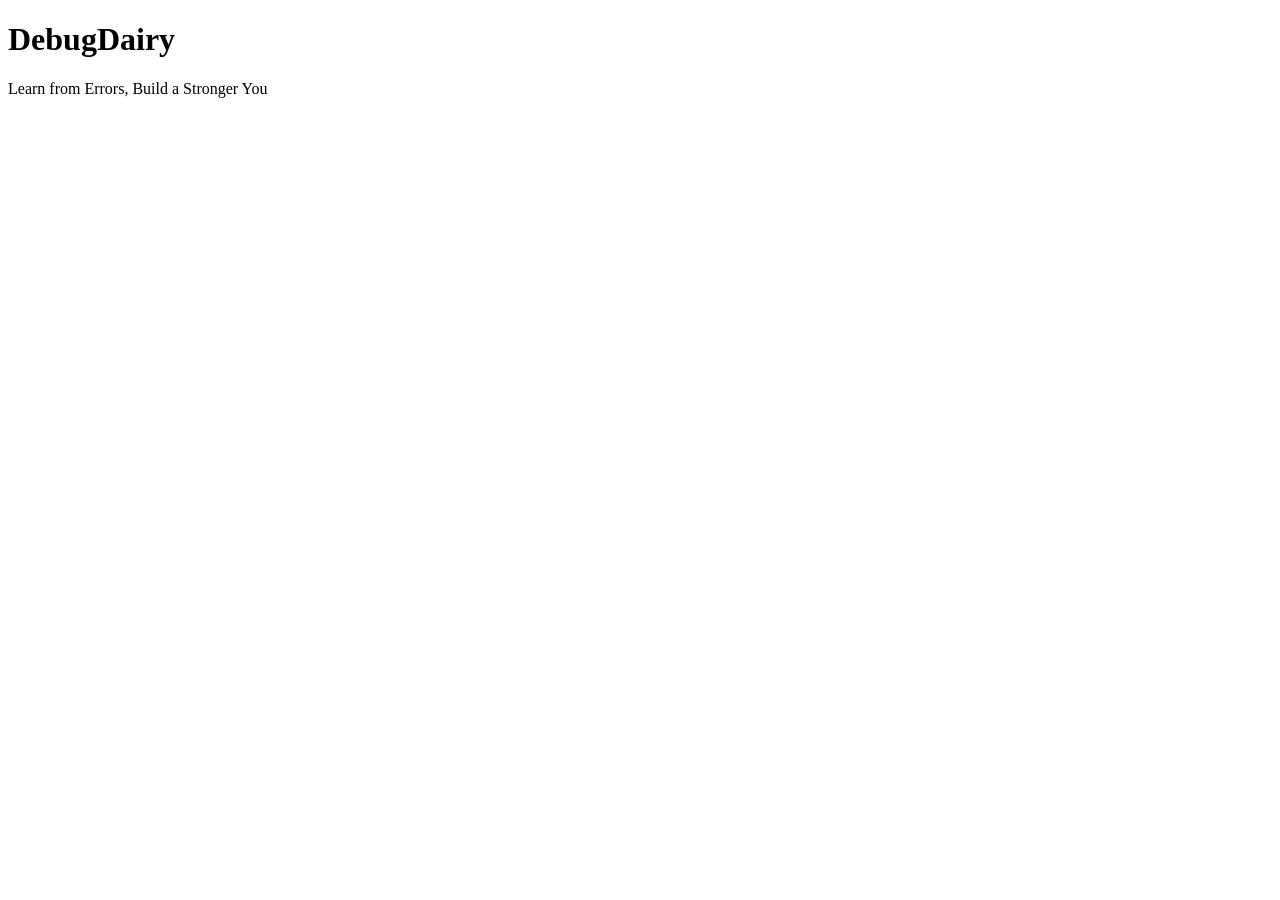
<file: frontend/login.html>
<!DOCTYPE html>
<html lang="en">
<head>
    <meta charset="UTF-8">
    <meta name="viewport" content="width=device-width, initial-scale=1.0">
    <title>DebugDairy | Login</title>
    <link rel="stylesheet" href="css/style.css">
</head>
<body>
    <h1>DebugDairy</h1>
    <p>Learn from Errors, Build a Stronger You</p>
</body>
</html>
</file>
<file: frontend/css/style.css>
/* =========================================
   DEBUGDAIRY - SHARED APPLICATION DASHBOARD
   ========================================= */

.app-body {
    margin: 0;
    min-height: 100vh;
    background: #f4f7fc;
    color: #172238;
    font-family: Arial, Helvetica, sans-serif;
}

.app-body * {
    box-sizing: border-box;
}

.app-body a {
    text-decoration: none;
}
.app-body {
    background: #f4f7fc !important;
}

.app-layout {
    display: flex;
    min-height: 100vh;
}

/* SIDEBAR */

.sidebar {
    position: fixed;
    inset: 0 auto 0 0;
    z-index: 5;
    display: flex;
    flex-direction: column;
    width: 224px;
    padding: 23px 14px 15px;
    background: #102442;
    color: #ffffff;
}

.sidebar-brand {
    display: flex;
    align-items: center;
    gap: 10px;
    margin: 0 5px 30px;
    color: #ffffff;
    font-size: 19px;
    font-weight: 700;
    letter-spacing: -.4px;
}

.brand-mark {
    display: grid;
    place-items: center;
    width: 32px;
    height: 32px;
    border-radius: 9px;
    background: #e7e3ff;
    color: #6451db;
    font-size: 23px;
}

.sidebar-nav {
    display: flex;
    flex-direction: column;
    gap: 7px;
}

.nav-link {
    display: flex;
    align-items: center;
    gap: 11px;
    min-height: 39px;
    padding: 10px 11px;
    border-radius: 7px;
    color: #d0d9e9;
    font-size: 12px;
    transition: background .18s ease, color .18s ease;
}

.nav-link > span {
    display: inline-flex;
    justify-content: center;
    width: 18px;
    font-size: 16px;
}

.nav-link:hover {
    background: #20395d;
    color: #ffffff;
}

.nav-link.active {
    background: #5b4ce1;
    color: #ffffff;
    font-weight: 700;
    box-shadow: 0 4px 10px rgba(0, 0, 0, .12);
}

.sidebar-user {
    display: flex;
    align-items: center;
    gap: 10px;
    margin-top: auto;
    padding: 14px 4px 5px;
    border-top: 1px solid #2a3d59;
}

.user-avatar,
.topbar-avatar {
    display: grid;
    place-items: center;
    flex-shrink: 0;
    width: 34px;
    height: 34px;
    border-radius: 50%;
    background: #e5e9f5;
    color: #394c77;
    font-size: 13px;
    font-weight: 700;
}

.sidebar-user strong,
.sidebar-user small {
    display: block;
}

.sidebar-user strong {
    font-size: 12px;
}

.sidebar-user small {
    margin-top: 4px;
    color: #b6c4d8;
    font-size: 10px;
}

/* MAIN CONTENT */

.dashboard-main {
    width: calc(100% - 224px);
    min-width: 0;
    margin-left: 224px;
    padding: 25px 29px 18px;
}

.topbar {
    display: flex;
    align-items: center;
    justify-content: space-between;
    gap: 15px;
    padding-bottom: 20px;
    border-bottom: 1px solid #e1e7f0;
}

.breadcrumb {
    display: block;
    margin-bottom: 5px;
    color: #8590a5;
    font-size: 11px;
}

.topbar h2 {
    margin: 0;
    color: #172238;
    font-size: 21px;
    font-weight: 700;
}

.topbar-actions {
    display: flex;
    align-items: center;
    gap: 12px;
}

.date-chip {
    padding: 8px 11px;
    border: 1px solid #e0e6f0;
    border-radius: 7px;
    background: #ffffff;
    color: #566278;
    font-size: 11px;
}

.icon-button {
    width: 34px;
    height: 34px;
    border: 1px solid #e0e6f0;
    border-radius: 8px;
    background: #ffffff;
    color: #586781;
    cursor: pointer;
}

.topbar-avatar {
    width: 32px;
    height: 32px;
    background: #dedaff;
    color: #5c4bc9;
}

.welcome-row {
    display: flex;
    align-items: center;
    justify-content: space-between;
    gap: 18px;
    margin: 24px 0 21px;
}

.welcome-row h1 {
    margin: 0 0 7px;
    color: #18243b;
    font-size: 23px;
    letter-spacing: -.5px;
}

.welcome-row p {
    margin: 0;
    color: #778298;
    font-size: 12px;
    line-height: 1.6;
}

.primary-button {
    display: inline-flex;
    align-items: center;
    justify-content: center;
    min-height: 39px;
    padding: 0 16px;
    border-radius: 7px;
    background: #5849e5;
    color: #ffffff;
    font-size: 12px;
    font-weight: 700;
    white-space: nowrap;
    box-shadow: 0 4px 10px rgba(88, 73, 229, .17);
    transition: background .2s ease;
}

.primary-button:hover {
    background: #4638cd;
}

/* STATISTIC CARDS */

.stats-grid {
    display: grid;
    grid-template-columns: repeat(4, minmax(0, 1fr));
    gap: 15px;
    margin-bottom: 21px;
}

.stat-card {
    min-width: 0;
    padding: 17px 15px 15px;
    border: 1px solid #e8edf5;
    border-radius: 10px;
    background: #ffffff;
    box-shadow: 0 3px 12px rgba(31, 52, 87, .025);
}

.stat-top {
    display: flex;
    align-items: center;
    gap: 8px;
}

.stat-icon {
    display: grid;
    place-items: center;
    width: 31px;
    height: 31px;
    flex-shrink: 0;
    border-radius: 9px;
    font-size: 16px;
    font-weight: 700;
}

.stat-icon.green {
    background: #e4f8ed;
    color: #21a66a;
}

.stat-icon.blue {
    background: #e8f2ff;
    color: #3979dc;
}

.stat-icon.orange {
    background: #fff0df;
    color: #ed8b24;
}

.stat-icon.purple {
    background: #eeeaff;
    color: #7455dc;
}

.stat-label {
    color: #6c778c;
    font-size: 11px;
    line-height: 1.4;
}

.stat-number {
    margin: 13px 0 6px;
    color: #172238;
    font-size: 26px;
    font-weight: 750;
    letter-spacing: -.6px;
}

.stat-note {
    margin: 0;
    color: #929bae;
    font-size: 10px;
    line-height: 1.5;
}

/* CONTENT PANELS */

.dashboard-grid {
    display: grid;
    grid-template-columns: minmax(0, .94fr) minmax(0, 1.06fr);
    gap: 17px;
}

.panel {
    min-width: 0;
    padding: 19px 18px 15px;
    border: 1px solid #e5ebf4;
    border-radius: 10px;
    background: #ffffff;
    box-shadow: 0 3px 12px rgba(31, 52, 87, .025);
}

.panel-heading {
    display: flex;
    align-items: flex-start;
    justify-content: space-between;
    gap: 12px;
    margin-bottom: 20px;
}

.panel-heading h3 {
    margin: 0 0 6px;
    color: #1b2940;
    font-size: 14px;
}

.panel-heading p {
    margin: 0;
    color: #8a95a8;
    font-size: 10px;
    line-height: 1.5;
}

.text-link {
    color: #5b4bd8;
    font-size: 10px;
    font-weight: 700;
    white-space: nowrap;
}

.text-link:hover,
.panel-footer-link:hover {
    text-decoration: underline;
}

/* CATEGORY PIE CHART */

.category-content {
    display: flex;
    align-items: center;
    justify-content: space-around;
    gap: 18px;
    min-height: 200px;
}

.pie-chart {
    width: clamp(125px, 14vw, 175px);
    aspect-ratio: 1;
    flex-shrink: 0;
    border-radius: 50%;
    background: conic-gradient(
        #7555df 0% 33%,
        #a66be9 33% 58%,
        #f0b347 58% 79%,
        #ee7589 79% 92%,
        #54c4a0 92% 100%
    );
    box-shadow: inset 0 0 0 1px rgba(255, 255, 255, .3);
}

.chart-legend {
    display: flex;
    flex: 1;
    flex-direction: column;
    gap: 14px;
    min-width: 0;
}

.chart-legend > div {
    display: grid;
    grid-template-columns: 9px minmax(0, 1fr) auto;
    align-items: center;
    gap: 7px;
    color: #657086;
    font-size: 11px;
}

.chart-legend strong {
    color: #344056;
    font-size: 10px;
}

.legend-dot {
    width: 8px;
    height: 8px;
    border-radius: 3px;
}

.legend-dot.logic {
    background: #7555df;
}

.legend-dot.syntax {
    background: #a66be9;
}

.legend-dot.concept {
    background: #f0b347;
}

.legend-dot.input {
    background: #ee7589;
}

.legend-dot.other {
    background: #54c4a0;
}
.legend-dot.runtime {
    background-color: #f4b740;
}

.panel-footer-link {
    display: block;
    margin-top: 14px;
    padding-top: 13px;
    border-top: 1px solid #edf0f6;
    color: #594bd3;
    font-size: 11px;
    font-weight: 700;
}

/* RECENT MISTAKES */

.mistake-list {
    display: flex;
    flex-direction: column;
}

.mistake-row {
    display: flex;
    align-items: center;
    gap: 10px;
    min-width: 0;
    padding: 14px 0;
    border-bottom: 1px solid #edf0f6;
}

.mistake-row:first-child {
    padding-top: 2px;
}

.mistake-symbol {
    display: grid;
    place-items: center;
    width: 29px;
    height: 29px;
    flex-shrink: 0;
    border-radius: 50%;
    font-size: 13px;
    font-weight: 700;
}

.mistake-symbol.red {
    background: #ffebed;
    color: #df5465;
}

.mistake-symbol.orange {
    background: #fff0df;
    color: #df8a31;
}

.mistake-symbol.yellow {
    background: #fff6d9;
    color: #bb8d18;
}

.mistake-symbol.blue {
    background: #e7f2ff;
    color: #3d80d9;
}

.mistake-details {
    display: flex;
    flex: 1;
    flex-direction: column;
    gap: 5px;
    min-width: 0;
}

.mistake-details strong {
    overflow-wrap: anywhere;
    color: #27344a;
    font-size: 11px;
    font-weight: 600;
    line-height: 1.4;
}

.mistake-details span {
    color: #919bae;
    font-size: 10px;
}

.category-tag {
    flex-shrink: 0;
    padding: 5px 7px;
    border-radius: 5px;
    font-size: 9px;
    font-weight: 700;
}

.logic-tag {
    background: #f0eaff;
    color: #7857d8;
}

.syntax-tag {
    background: #fff0db;
    color: #b87821;
}

.concept-tag {
    background: #e5f3ff;
    color: #3379bc;
}

.input-tag {
    background: #ffe9ed;
    color: #c64d67;
}

/* LEARNING TIP */

.learning-tip {
    display: flex;
    align-items: center;
    gap: 14px;
    margin-top: 20px;
    padding: 17px 19px;
    border: 1px solid #e6e2ff;
    border-radius: 10px;
    background: linear-gradient(100deg, #f0efff, #f9f8ff);
}

.tip-icon {
    display: grid;
    place-items: center;
    width: 38px;
    height: 38px;
    flex-shrink: 0;
    border-radius: 10px;
    background: #e0dbff;
    color: #6452d7;
    font-size: 20px;
}

.learning-tip h3 {
    margin: 0 0 5px;
    color: #312a65;
    font-size: 12px;
}

.learning-tip p {
    margin: 0;
    color: #716c93;
    font-size: 10px;
    line-height: 1.6;
}

.tip-link {
    margin-left: auto;
    color: #5949d4;
    font-size: 10px;
    font-weight: 700;
    white-space: nowrap;
}

.dashboard-footer {
    display: flex;
    justify-content: space-between;
    gap: 15px;
    margin-top: 25px;
    color: #929caf;
    font-size: 10px;
}

/* RESPONSIVE LAYOUT */

@media (max-width: 1100px) {
    .dashboard-main {
        padding-right: 20px;
        padding-left: 20px;
    }

    .stats-grid {
        grid-template-columns: repeat(2, minmax(0, 1fr));
    }

    .dashboard-grid {
        grid-template-columns: 1fr;
    }

    .category-content {
        justify-content: flex-start;
        gap: 35px;
    }
}

@media (max-width: 650px) {
    .sidebar {
        position: static;
        width: 100%;
        min-height: auto;
        padding: 14px;
    }

    .app-layout {
        display: block;
    }

    .sidebar-brand {
        margin-bottom: 13px;
    }

    .sidebar-nav {
        display: grid;
        grid-template-columns: repeat(2, minmax(0, 1fr));
        gap: 5px;
    }

    .nav-link {
        min-height: 36px;
        padding: 8px;
        font-size: 11px;
    }

    .sidebar-user {
        display: none;
    }

    .dashboard-main {
        width: 100%;
        margin-left: 0;
        padding: 18px 14px;
    }

    .topbar {
        align-items: flex-start;
    }

    .topbar h2 {
        font-size: 18px;
    }

    .topbar-actions {
        gap: 6px;
    }

    .date-chip {
        font-size: 10px;
    }

    .welcome-row {
        align-items: flex-start;
        flex-direction: column;
    }

    .welcome-row h1 {
        font-size: 21px;
    }

    .stats-grid {
        gap: 10px;
    }

    .stat-card {
        padding: 13px 10px;
    }

    .stat-label {
        font-size: 10px;
    }

    .stat-number {
        font-size: 23px;
    }

    .panel {
        padding: 15px 12px;
    }

    .category-content {
        gap: 18px;
    }

    .pie-chart {
        width: 115px;
    }

    .chart-legend {
        gap: 12px;
    }

    .mistake-row {
        gap: 7px;
    }

    .category-tag {
        padding: 4px;
    }

    .learning-tip {
        align-items: flex-start;
        flex-wrap: wrap;
    }

    .tip-link {
        margin-left: 52px;
    }
}

@media (max-width: 360px) {
    .stats-grid {
        grid-template-columns: 1fr;
    }

    .topbar-actions .date-chip {
        display: none;
    }

    .category-content {
        flex-direction: column;
        align-items: center;
    }

    .chart-legend {
        width: 100%;
    }
    /* Dashboard - New Analysis Button */
.new-analysis-btn {
    display: inline-flex;
    align-items: center;
    justify-content: center;
    gap: 10px;
    padding: 12px 22px;
    background: #6c4ce8;
    color: #ffffff;
    text-decoration: none;
    font-size: 15px;
    font-weight: 600;
    border: none;
    border-radius: 10px;
    cursor: pointer;
    box-shadow: 0 4px 12px rgba(108, 76, 232, 0.18);
    transition: background 0.2s ease, transform 0.2s ease;
}

.new-analysis-btn:hover {
    background: #5736d6;
    color: #ffffff;
    transform: translateY(-2px);
}

.new-analysis-btn span:first-child {
    font-size: 20px;
    line-height: 1;
}
a.new-analysis-btn {
    display: inline-flex !important;
    align-items: center !important;
    justify-content: center !important;
    gap: 10px;
    padding: 12px 24px !important;
    background-color: #2563eb !important;
    color: #ffffff !important;
    text-decoration: none !important;
    font-size: 15px;
    font-weight: 600;
    border: 1px solid #2563eb !important;
    border-radius: 8px !important;
    min-height: 44px;
    box-sizing: border-box;
    cursor: pointer;
}

a.new-analysis-btn:hover {
    background-color: #1d4ed8 !important;
    color: #ffffff !important;
}
/* Dashboard: Top-right New Analysis button */
.dashboard-new-analysis-btn {
    display: inline-flex !important;
    align-items: center;
    justify-content: center;
    gap: 8px;
    padding: 12px 20px;
    background-color: #2563eb !important;
    color: #ffffff !important;
    border: 1px solid #2563eb;
    border-radius: 8px;
    text-decoration: none !important;
    font-size: 15px;
    font-weight: 600;
    white-space: nowrap;
    box-sizing: border-box;
    cursor: pointer;
}

.dashboard-new-analysis-btn:hover {
    background-color: #1d4ed8 !important;
    color: #ffffff !important;
}

/* Sidebar: consistent New Analysis link */
.sidebar .nav-link {
    text-decoration: none;
}

.sidebar .nav-link:hover {
    background-color: #1e3a5f;
    color: #ffffff;
}
/* ===== Common layout for all DebugDairy pages ===== */

:root {
    --sidebar-width: 283px;
    --page-background: #f4f7fd;
    --sidebar-background: #112846;
    --primary-purple: #5948e8;
}

* {
    box-sizing: border-box;
}

html,
body {
    margin: 0;
    min-height: 100%;
}

body {
    background: var(--page-background);
    font-family: Arial, Helvetica, sans-serif;
}

/* Same sidebar dimensions on every page */
.sidebar {
    position: fixed;
    top: 0;
    left: 0;
    bottom: 0;
    width: var(--sidebar-width);
    height: 100vh;
    display: flex;
    flex-direction: column;
    background: var(--sidebar-background);
    z-index: 100;
}

/* Profile stays at the bottom */
.sidebar-profile {
    margin-top: auto;
}

/* Same main content starting position */
.page-main,
.analytics-main,
.dashboard-main,
.result-main,
.learning-main,
.practice-main {
    margin-left: var(--sidebar-width);
    min-height: 100vh;
    padding: 28px 30px;
    min-width: 0;
}

/* Responsive layout */
@media (max-width: 760px) {
    .sidebar {
        position: relative;
        width: 100%;
        height: auto;
        min-height: auto;
    }

    .page-main,
    .analytics-main,
    .dashboard-main,
    .result-main,
    .learning-main,
    .practice-main {
        width: 100%;
        margin-left: 0;
        padding: 18px 14px;
    }
}s
}
</file>
